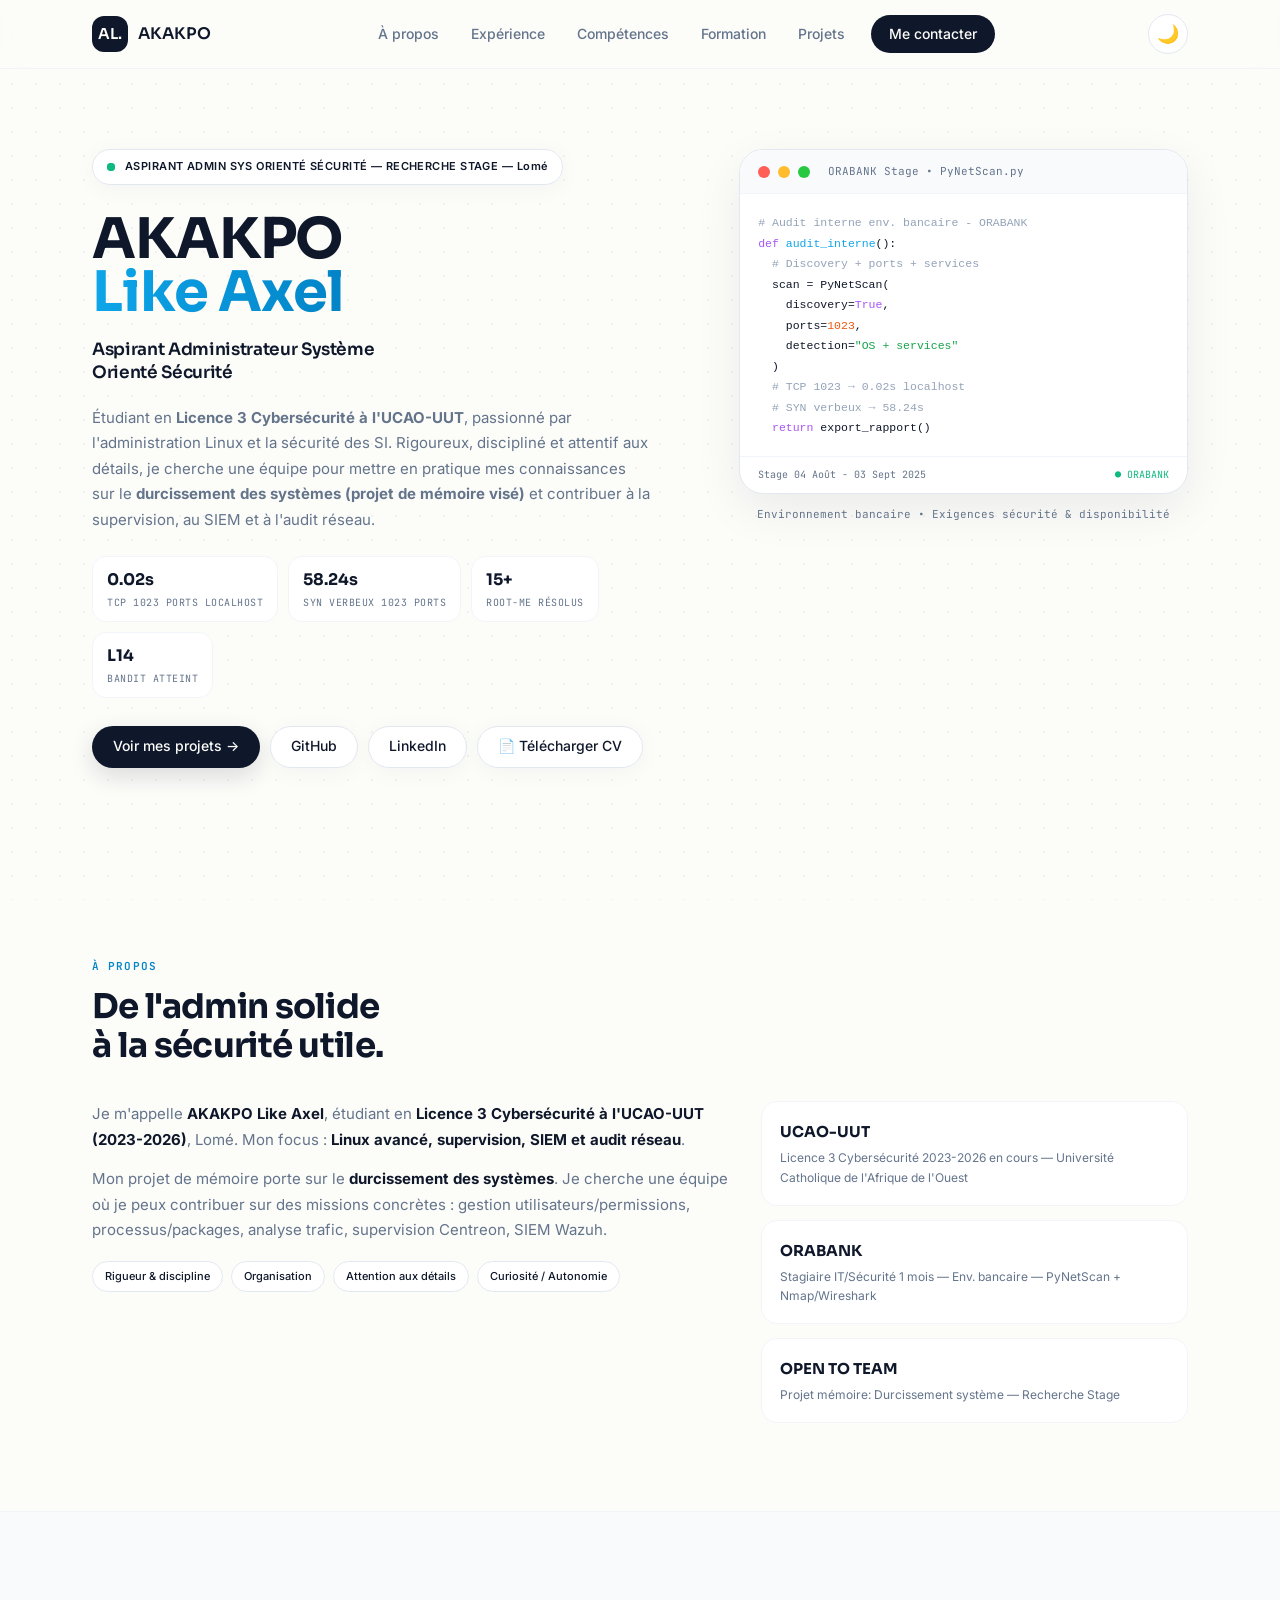
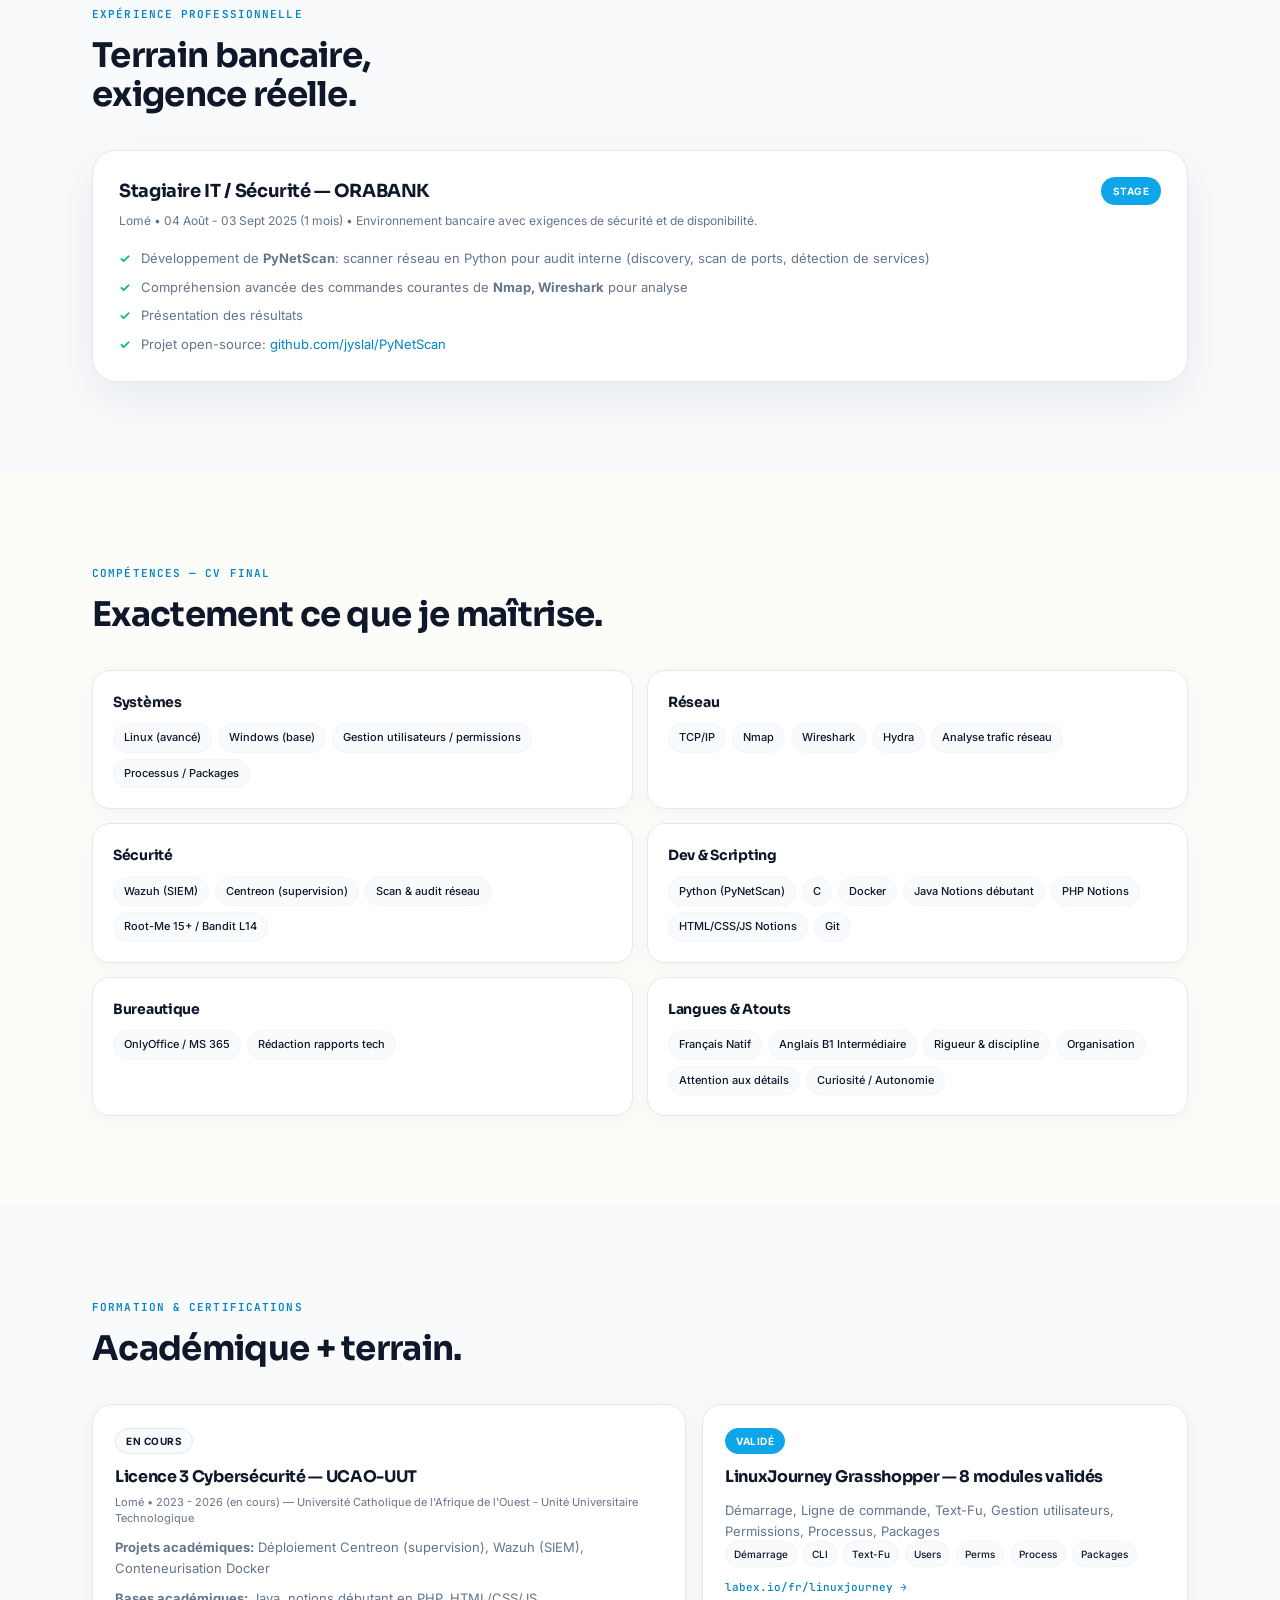
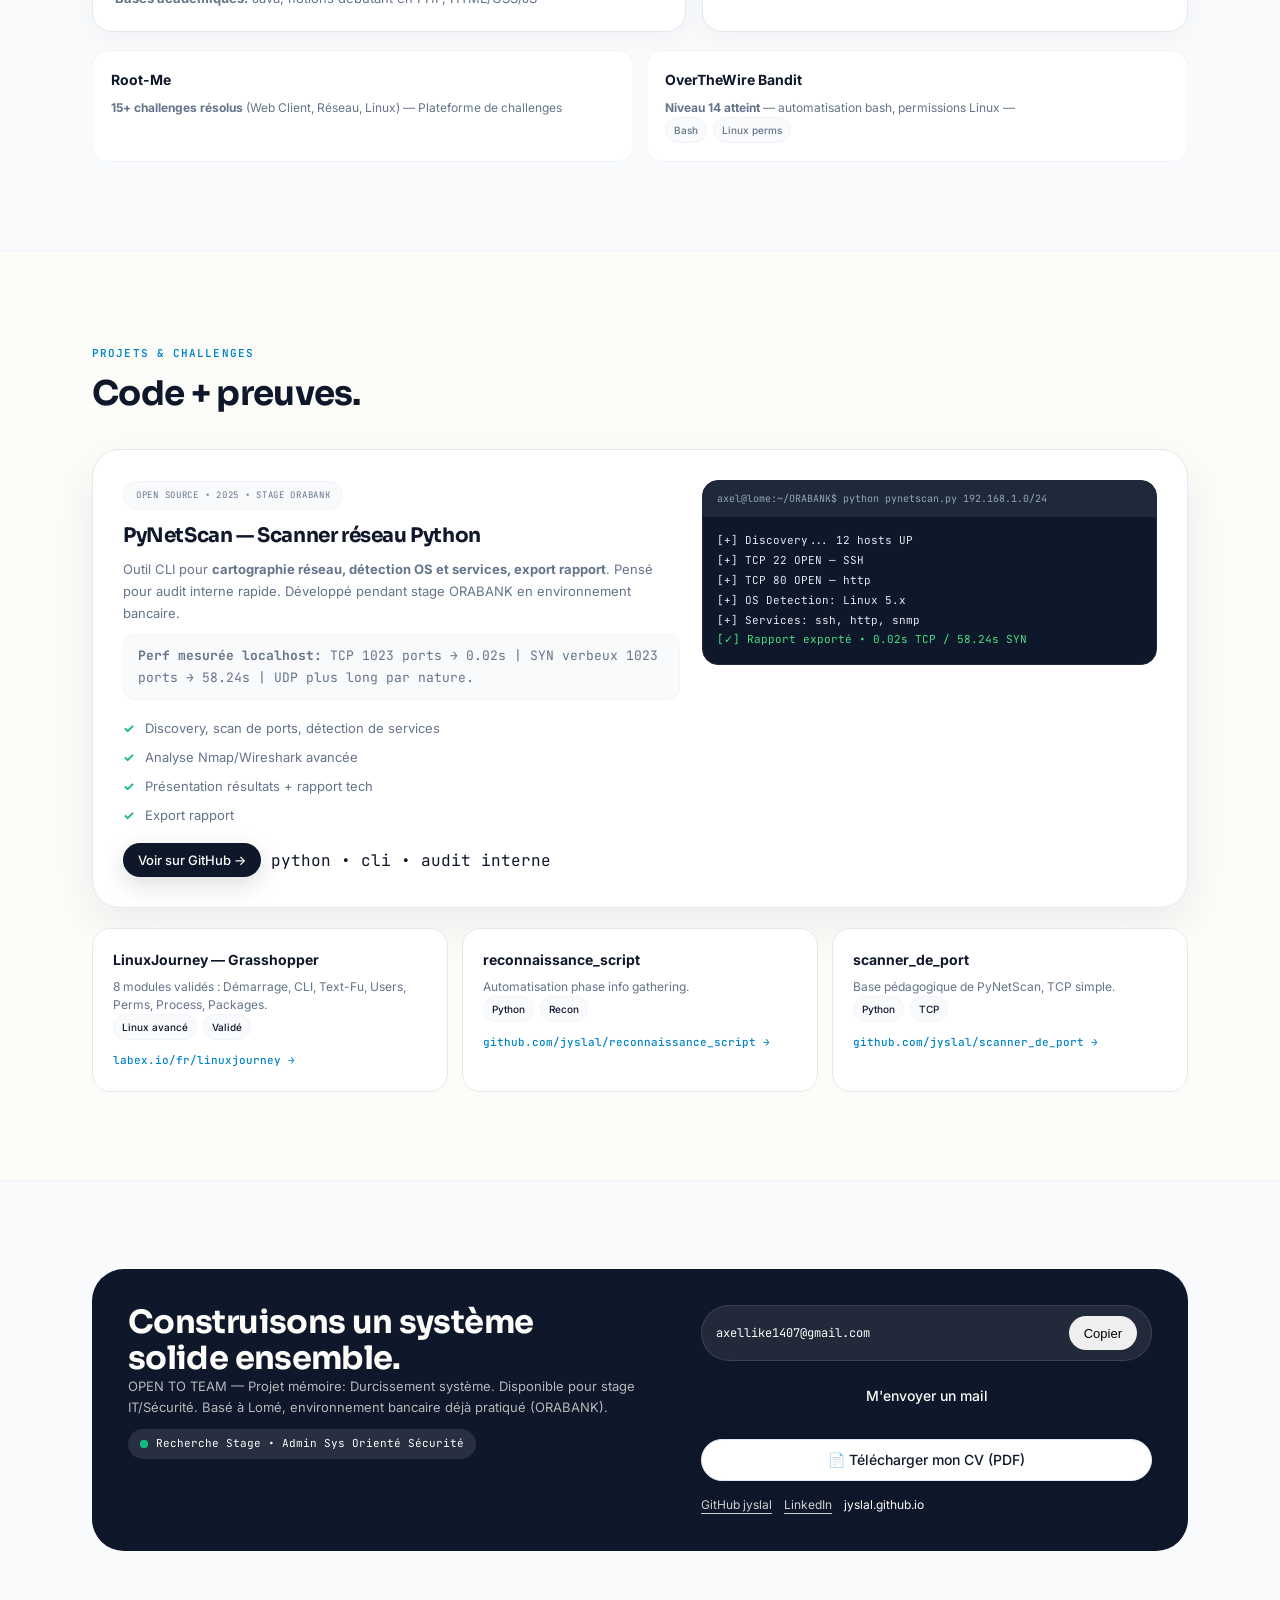
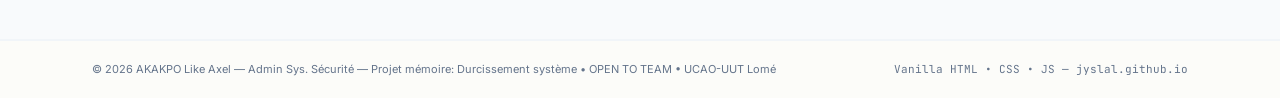
<file: index.html>
<!DOCTYPE html>
<html lang="fr">
<head>
<meta charset="UTF-8">
<meta name="viewport" content="width=device-width, initial-scale=1.0">
<title>AKAKPO Like Axel — Aspirant Administrateur Système Orienté Sécurité — Recherche Stage | Lomé</title>
<meta name="description" content="Étudiant en Licence 3 Cybersécurité à l'UCAO-UUT, Lomé. Aspirant Administrateur Système orienté Sécurité, recherche stage. Linux avancé, Wazuh, Centreon, PyNetScan (TCP 1023 ports en 0.02s). Projet mémoire: Durcissement système.">
<link rel="canonical" href="https://jyslal.github.io/">
<meta property="og:title" content="AKAKPO Like Axel — Admin Système Orienté Sécurité — Recherche Stage">
<meta property="og:description" content="Licence 3 Cybersécurité UCAO-UUT, Stagiaire ORABANK, PyNetScan, Wazuh, Centreon, LinuxJourney Grasshopper 8 modules, Root-Me 15+, Bandit L14.">
<meta property="og:url" content="https://jyslal.github.io/">
<meta property="og:type" content="website">
<meta property="og:locale" content="fr_FR">
<meta name="twitter:card" content="summary">
<meta name="twitter:title" content="AKAKPO Like Axel — Portfolio">
<meta name="twitter:description" content="Aspirant Admin Sys Sécurité — Recherche Stage — Lomé — Durcissement système">
<link rel="preconnect" href="https://fonts.googleapis.com">
<link rel="preconnect" href="https://fonts.gstatic.com" crossorigin>
<link href="https://fonts.googleapis.com/css2?family=Sora:wght@500;700&family=Inter:wght@400;500;600&family=JetBrains+Mono:wght@400;500&display=swap" rel="stylesheet">
<link rel="stylesheet" href="./style.css">
<script type="application/ld+json">
{
  "@context": "https://schema.org",
  "@type": "Person",
  "name": "AKAKPO Like Axel",
  "jobTitle": "Aspirant Administrateur Système Orienté Sécurité — Recherche Stage",
  "affiliation": {"@type": "CollegeOrUniversity", "name": "UCAO-UUT"},
  "address": {"@type": "PostalAddress", "addressLocality": "Lomé", "addressCountry": "TG"},
  "url": "https://jyslal.github.io/",
  "sameAs": ["https://github.com/jyslal", "https://www.linkedin.com/in/like-axel-akakpo-238b47381"],
  "knowsAbout": ["Linux", "Wazuh", "Centreon", "Python", "Nmap", "Wireshark", "Sécurité SI"]
}
</script>
</head>
<body>
<a class="skip-link" href="#main">Aller au contenu principal</a>
<div class="dot-grid" aria-hidden="true"></div>

<nav class="nav" id="nav">
  <div class="nav-inner">
    <a href="#" class="logo"><span class="logo-box">AL.</span><span class="logo-text">AKAKPO</span></a>
    <div class="nav-links" id="navLinks">
      <a href="#about">À propos</a>
      <a href="#experience">Expérience</a>
      <a href="#competences">Compétences</a>
      <a href="#formation">Formation</a>
      <a href="#projets">Projets</a>
      <a href="#contact" class="btn-small">Me contacter</a>
    </div>
    <div class="nav-actions">
      <button id="themeToggle" class="theme-toggle" aria-label="Changer de thème">🌙</button>
      <button class="burger" id="burger" aria-label="Ouvrir le menu" aria-expanded="false" aria-controls="navLinks"><span></span><span></span><span></span></button>
    </div>
  </div>
</nav>

<main id="main">
<section class="hero">
  <div class="container hero-grid">
    <div class="hero-text">
      <div class="badge reveal"><span class="dot-live"></span> ASPIRANT ADMIN SYS ORIENTÉ SÉCURITÉ — RECHERCHE STAGE — Lomé</div>
      <h1 class="reveal d1">AKAKPO<br><span class="accent">Like Axel</span></h1>
      <h2 class="reveal d2">Aspirant Administrateur Système<br>Orienté Sécurité</h2>
      <p class="lead reveal d3">Étudiant en <strong>Licence 3 Cybersécurité à l'UCAO-UUT</strong>, passionné par l'administration Linux et la sécurité des SI. Rigoureux, discipliné et attentif aux détails, je cherche une équipe pour mettre en pratique mes connaissances sur le <strong>durcissement des systèmes (projet de mémoire visé)</strong> et contribuer à la supervision, au SIEM et à l'audit réseau.</p>
      <div class="metrics reveal d3">
        <div class="metric"><strong>0.02s</strong><span>TCP 1023 ports localhost</span></div>
        <div class="metric"><strong>58.24s</strong><span>SYN verbeux 1023 ports</span></div>
        <div class="metric"><strong>15+</strong><span>Root-Me résolus</span></div>
        <div class="metric"><strong>L14</strong><span>Bandit atteint</span></div>
      </div>
      <div class="cta reveal d4">
        <a href="#projets" class="btn primary">Voir mes projets →</a>
        <a href="https://github.com/jyslal" target="_blank" rel="noopener" class="btn ghost">GitHub</a>
        <a href="https://www.linkedin.com/in/like-axel-akakpo-238b47381" target="_blank" rel="noopener" class="btn ghost">LinkedIn</a>
        <a href="CV.pdf" download="CV-AKAKPO-Like-Axel.pdf" class="btn ghost" id="downloadCvBtn">📄 Télécharger CV</a>
      </div>
    </div>
    <div class="hero-card reveal d3">
      <div class="code-card">
        <div class="code-head"><span class="c r"></span><span class="c y"></span><span class="c g"></span><span class="code-title">ORABANK Stage • PyNetScan.py</span></div>
<pre><code><span class="cmt"># Audit interne env. bancaire - ORABANK</span>
<span class="k">def</span> <span class="fn">audit_interne</span>():
  <span class="cmt"># Discovery + ports + services</span>
  scan = PyNetScan(
    discovery=<span class="k">True</span>,
    ports=<span class="num">1023</span>,
    detection=<span class="str">"OS + services"</span>
  )
  <span class="cmt"># TCP 1023 → 0.02s localhost</span>
  <span class="cmt"># SYN verbeux → 58.24s</span>
  <span class="k">return</span> export_rapport()</code></pre>
        <div class="code-foot"><span>Stage 04 Août - 03 Sept 2025</span><span class="live">● ORABANK</span></div>
      </div>
      <div class="float-note">Environnement bancaire • Exigences sécurité & disponibilité</div>
    </div>
  </div>
</section>

<section id="about" class="section">
  <div class="container">
    <div class="section-head reveal"><span class="eyebrow">À propos</span><h3>De l'admin solide<br>à la sécurité utile.</h3></div>
    <div class="about-grid">
      <div class="about-text reveal">
        <p>Je m'appelle <strong>AKAKPO Like Axel</strong>, étudiant en <strong>Licence 3 Cybersécurité à l'UCAO-UUT (2023-2026)</strong>, Lomé. Mon focus : <strong>Linux avancé, supervision, SIEM et audit réseau</strong>.</p>
        <p>Mon projet de mémoire porte sur le <strong>durcissement des systèmes</strong>. Je cherche une équipe où je peux contribuer sur des missions concrètes : gestion utilisateurs/permissions, processus/packages, analyse trafic, supervision Centreon, SIEM Wazuh.</p>
        <div class="about-pills"><span>Rigueur & discipline</span><span>Organisation</span><span>Attention aux détails</span><span>Curiosité / Autonomie</span></div>
      </div>
      <div class="about-stats reveal d1">
        <div class="stat"><strong>UCAO-UUT</strong><p>Licence 3 Cybersécurité 2023-2026 en cours — Université Catholique de l'Afrique de l'Ouest</p></div>
        <div class="stat"><strong>ORABANK</strong><p>Stagiaire IT/Sécurité 1 mois — Env. bancaire — PyNetScan + Nmap/Wireshark</p></div>
        <div class="stat"><strong>OPEN TO TEAM</strong><p>Projet mémoire: Durcissement système — Recherche Stage</p></div>
      </div>
    </div>
  </div>
</section>

<section id="experience" class="section alt">
  <div class="container">
    <div class="section-head reveal"><span class="eyebrow">Expérience Professionnelle</span><h3>Terrain bancaire,<br>exigence réelle.</h3></div>
    <div class="exp-card reveal">
      <div class="exp-head">
        <div><h4>Stagiaire IT / Sécurité — ORABANK</h4><span class="exp-meta">Lomé • 04 Août - 03 Sept 2025 (1 mois) • Environnement bancaire avec exigences de sécurité et de disponibilité.</span></div>
        <span class="badge-stage">STAGE</span>
      </div>
      <ul class="check-list">
        <li>Développement de <strong>PyNetScan</strong>: scanner réseau en Python pour audit interne (discovery, scan de ports, détection de services)</li>
        <li>Compréhension avancée des commandes courantes de <strong>Nmap, Wireshark</strong> pour analyse</li>
        <li>Présentation des résultats</li>
        <li>Projet open-source: <a href="https://github.com/jyslal/PyNetScan" target="_blank" rel="noopener">github.com/jyslal/PyNetScan</a></li>
      </ul>
    </div>
  </div>
</section>

<section id="competences" class="section">
  <div class="container">
    <div class="section-head reveal"><span class="eyebrow">Compétences — CV Final</span><h3>Exactement ce que je maîtrise.</h3></div>
    <div class="skills-grid">
      <div class="skill-card reveal"><h4>Systèmes</h4><div class="pills"><span>Linux (avancé)</span><span>Windows (base)</span><span>Gestion utilisateurs / permissions</span><span>Processus / Packages</span></div></div>
      <div class="skill-card reveal d1"><h4>Réseau</h4><div class="pills"><span>TCP/IP</span><span>Nmap</span><span>Wireshark</span><span>Hydra</span><span>Analyse trafic réseau</span></div></div>
      <div class="skill-card reveal d2"><h4>Sécurité</h4><div class="pills"><span>Wazuh (SIEM)</span><span>Centreon (supervision)</span><span>Scan & audit réseau</span><span>Root-Me 15+ / Bandit L14</span></div></div>
      <div class="skill-card reveal d3"><h4>Dev & Scripting</h4><div class="pills"><span>Python (PyNetScan)</span><span>C</span><span>Docker</span><span>Java Notions débutant</span><span>PHP Notions</span><span>HTML/CSS/JS Notions</span><span>Git</span></div></div>
      <div class="skill-card reveal"><h4>Bureautique</h4><div class="pills"><span>OnlyOffice / MS 365</span><span>Rédaction rapports tech</span></div></div>
      <div class="skill-card reveal d1"><h4>Langues & Atouts</h4><div class="pills"><span>Français Natif</span><span>Anglais B1 Intermédiaire</span><span>Rigueur & discipline</span><span>Organisation</span><span>Attention aux détails</span><span>Curiosité / Autonomie</span></div></div>
    </div>
  </div>
</section>

<section id="formation" class="section alt">
  <div class="container">
    <div class="section-head reveal"><span class="eyebrow">Formation & Certifications</span><h3>Académique + terrain.</h3></div>
    <div class="formation-grid">
      <div class="formation-card reveal">
        <span class="f-badge">EN COURS</span>
        <h4>Licence 3 Cybersécurité — UCAO-UUT</h4>
        <span class="f-meta">Lomé • 2023 - 2026 (en cours) — Université Catholique de l'Afrique de l'Ouest - Unité Universitaire Technologique</span>
        <p><strong>Projets académiques:</strong> Déploiement Centreon (supervision), Wazuh (SIEM), Conteneurisation Docker</p>
        <p><strong>Bases académiques:</strong> Java, notions débutant en PHP, HTML/CSS/JS</p>
      </div>
      <div class="cert-card reveal d1">
        <span class="f-badge valid">VALIDÉ</span>
        <h4>LinuxJourney Grasshopper — 8 modules validés</h4>
        <p>Démarrage, Ligne de commande, Text-Fu, Gestion utilisateurs, Permissions, Processus, Packages</p>
        <div class="pills small"><span>Démarrage</span><span>CLI</span><span>Text-Fu</span><span>Users</span><span>Perms</span><span>Process</span><span>Packages</span></div>
        <a href="https://labex.io/fr/linuxjourney" target="_blank" rel="noopener" class="link">labex.io/fr/linuxjourney →</a>
      </div>
    </div>
    <div class="challenges-grid reveal">
      <div class="challenge-card"><h5>Root-Me</h5><p><strong>15+ challenges résolus</strong> (Web Client, Réseau, Linux) — Plateforme de challenges</p></div>
      <div class="challenge-card"><h5>OverTheWire Bandit</h5><p><strong>Niveau 14 atteint</strong> — automatisation bash, permissions Linux — <span class="pills small"><span>Bash</span><span>Linux perms</span></span></p></div>
    </div>
  </div>
</section>

<section id="projets" class="section">
  <div class="container">
    <div class="section-head reveal"><span class="eyebrow">Projets & Challenges</span><h3>Code + preuves.</h3></div>
    <div class="project-featured reveal">
      <div class="pf-left">
        <div class="pf-badge">OPEN SOURCE • 2025 • STAGE ORABANK</div>
        <h4>PyNetScan — Scanner réseau Python</h4>
        <p>Outil CLI pour <strong>cartographie réseau, détection OS et services, export rapport</strong>. Pensé pour audit interne rapide. Développé pendant stage ORABANK en environnement bancaire.</p>
        <p class="perf"><strong>Perf mesurée localhost:</strong> TCP 1023 ports → 0.02s | SYN verbeux 1023 ports → 58.24s | UDP plus long par nature.</p>
        <ul class="check-list"><li>Discovery, scan de ports, détection de services</li><li>Analyse Nmap/Wireshark avancée</li><li>Présentation résultats + rapport tech</li><li>Export rapport</li></ul>
        <div class="pf-links"><a href="https://github.com/jyslal/PyNetScan" target="_blank" rel="noopener" class="btn primary small">Voir sur GitHub →</a><span class="mono">python • cli • audit interne</span></div>
      </div>
      <div class="pf-right">
        <div class="terminal"><div class="term-head">axel@lome:~/ORABANK$ python pynetscan.py 192.168.1.0/24</div><div class="term-body">[+] Discovery... 12 hosts UP<br>[+] TCP 22 OPEN — SSH<br>[+] TCP 80 OPEN — http<br>[+] OS Detection: Linux 5.x<br>[+] Services: ssh, http, snmp<br><span class="success">[✓] Rapport exporté • 0.02s TCP / 58.24s SYN</span></div></div>
      </div>
    </div>
    <div class="projects-grid">
      <a href="https://labex.io/fr/linuxjourney" target="_blank" rel="noopener" class="project-card reveal"><h5>LinuxJourney — Grasshopper</h5><p>8 modules validés : Démarrage, CLI, Text-Fu, Users, Perms, Process, Packages.</p><div class="pills small"><span>Linux avancé</span><span>Validé</span></div><span class="link">labex.io/fr/linuxjourney →</span></a>
      <a href="https://github.com/jyslal/reconnaissance_script" target="_blank" rel="noopener" class="project-card reveal d1"><h5>reconnaissance_script</h5><p>Automatisation phase info gathering.</p><div class="pills small"><span>Python</span><span>Recon</span></div><span class="link">github.com/jyslal/reconnaissance_script →</span></a>
      <a href="https://github.com/jyslal/scanner_de_port" target="_blank" rel="noopener" class="project-card reveal d2"><h5>scanner_de_port</h5><p>Base pédagogique de PyNetScan, TCP simple.</p><div class="pills small"><span>Python</span><span>TCP</span></div><span class="link">github.com/jyslal/scanner_de_port →</span></a>
    </div>
  </div>
</section>

<section id="contact" class="section alt contact-section">
  <div class="container">
    <div class="contact-card reveal">
      <div>
        <h3>Construisons un système<br>solide ensemble.</h3>
        <p>OPEN TO TEAM — Projet mémoire: Durcissement système. Disponible pour stage IT/Sécurité. Basé à Lomé, environnement bancaire déjà pratiqué (ORABANK).</p>
        <div class="open-to"><span class="dot-live"></span> Recherche Stage • Admin Sys Orienté Sécurité</div>
      </div>
      <div class="contact-actions">
        <div class="email-row"><span id="emailText">Chargement...</span><button id="copyBtn" class="btn small">Copier</button></div>
        <a id="mailLink" href="#" class="btn primary">M'envoyer un mail</a>
        <a href="CV.pdf" download="CV-AKAKPO-Like-Axel.pdf" class="btn ghost" style="width:100%;margin-top:8px">📄 Télécharger mon CV (PDF)</a>
        <div class="socials"><a href="https://github.com/jyslal" target="_blank" rel="noopener">GitHub jyslal</a><a href="https://www.linkedin.com/in/like-axel-akakpo-238b47381" target="_blank" rel="noopener">LinkedIn</a><span id="phoneText">jyslal.github.io</span></div>
      </div>
    </div>
  </div>
</section>
</main>

<footer class="footer"><div class="container foot-inner"><span>© 2026 AKAKPO Like Axel — Admin Sys. Sécurité — Projet mémoire: Durcissement système • OPEN TO TEAM • UCAO-UUT Lomé</span><span class="mono">Vanilla HTML • CSS • JS — jyslal.github.io</span></div></footer>
<div class="toast" id="toast" role="status" aria-live="polite">Email copié !</div>
<script src="./script.js"></script>
</body>
</html>
</file>
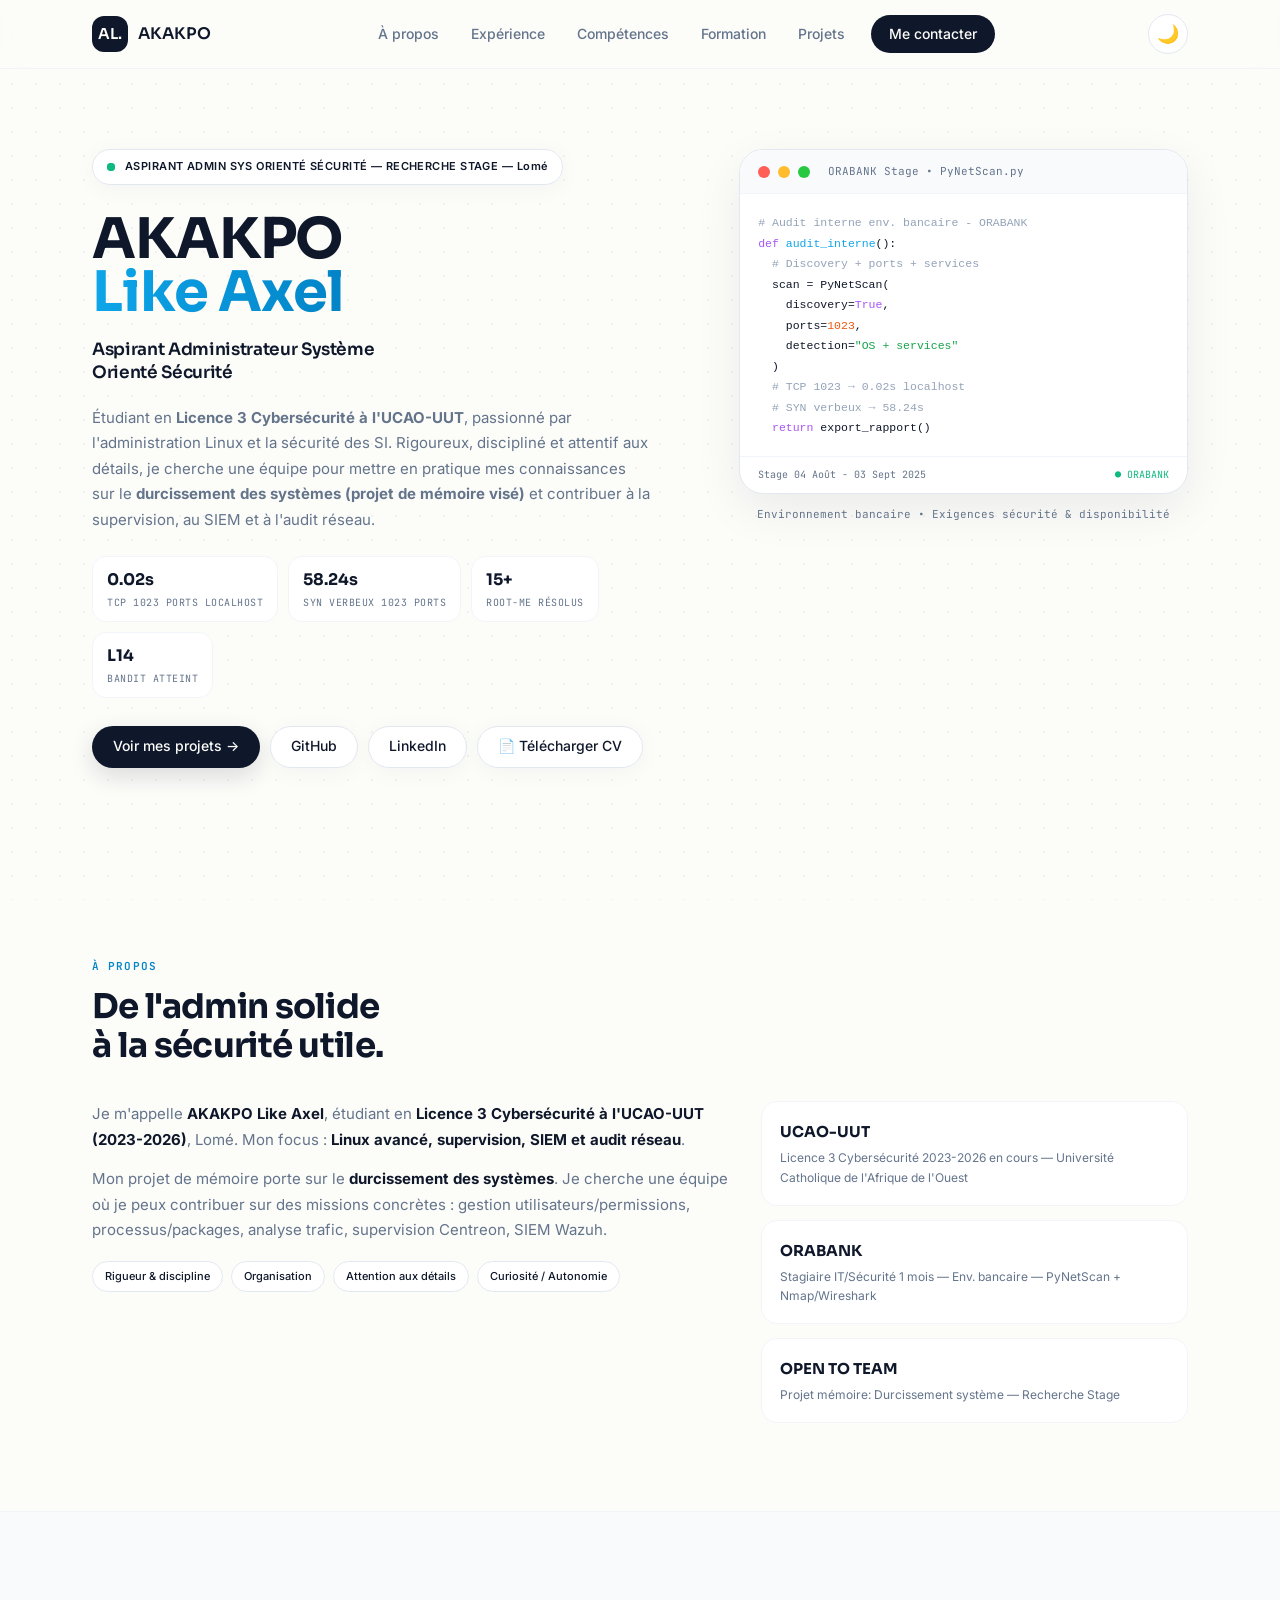
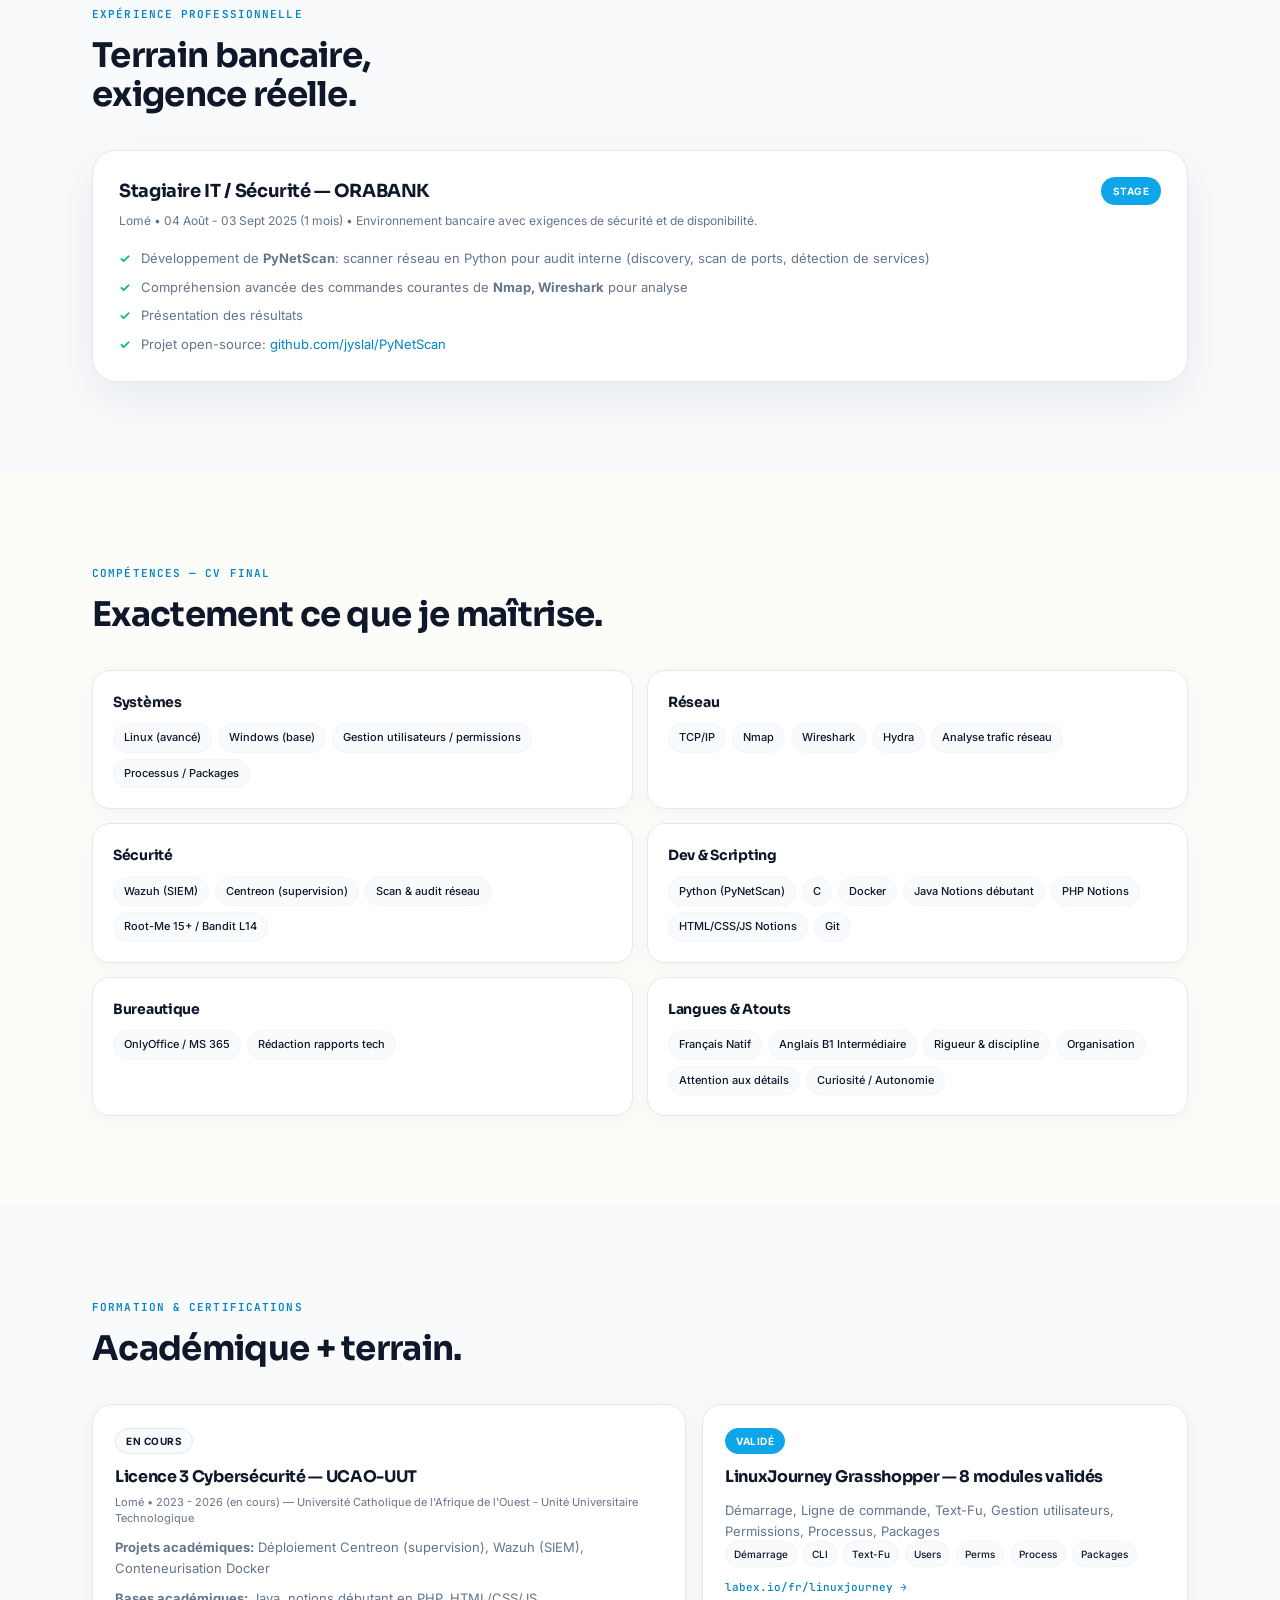
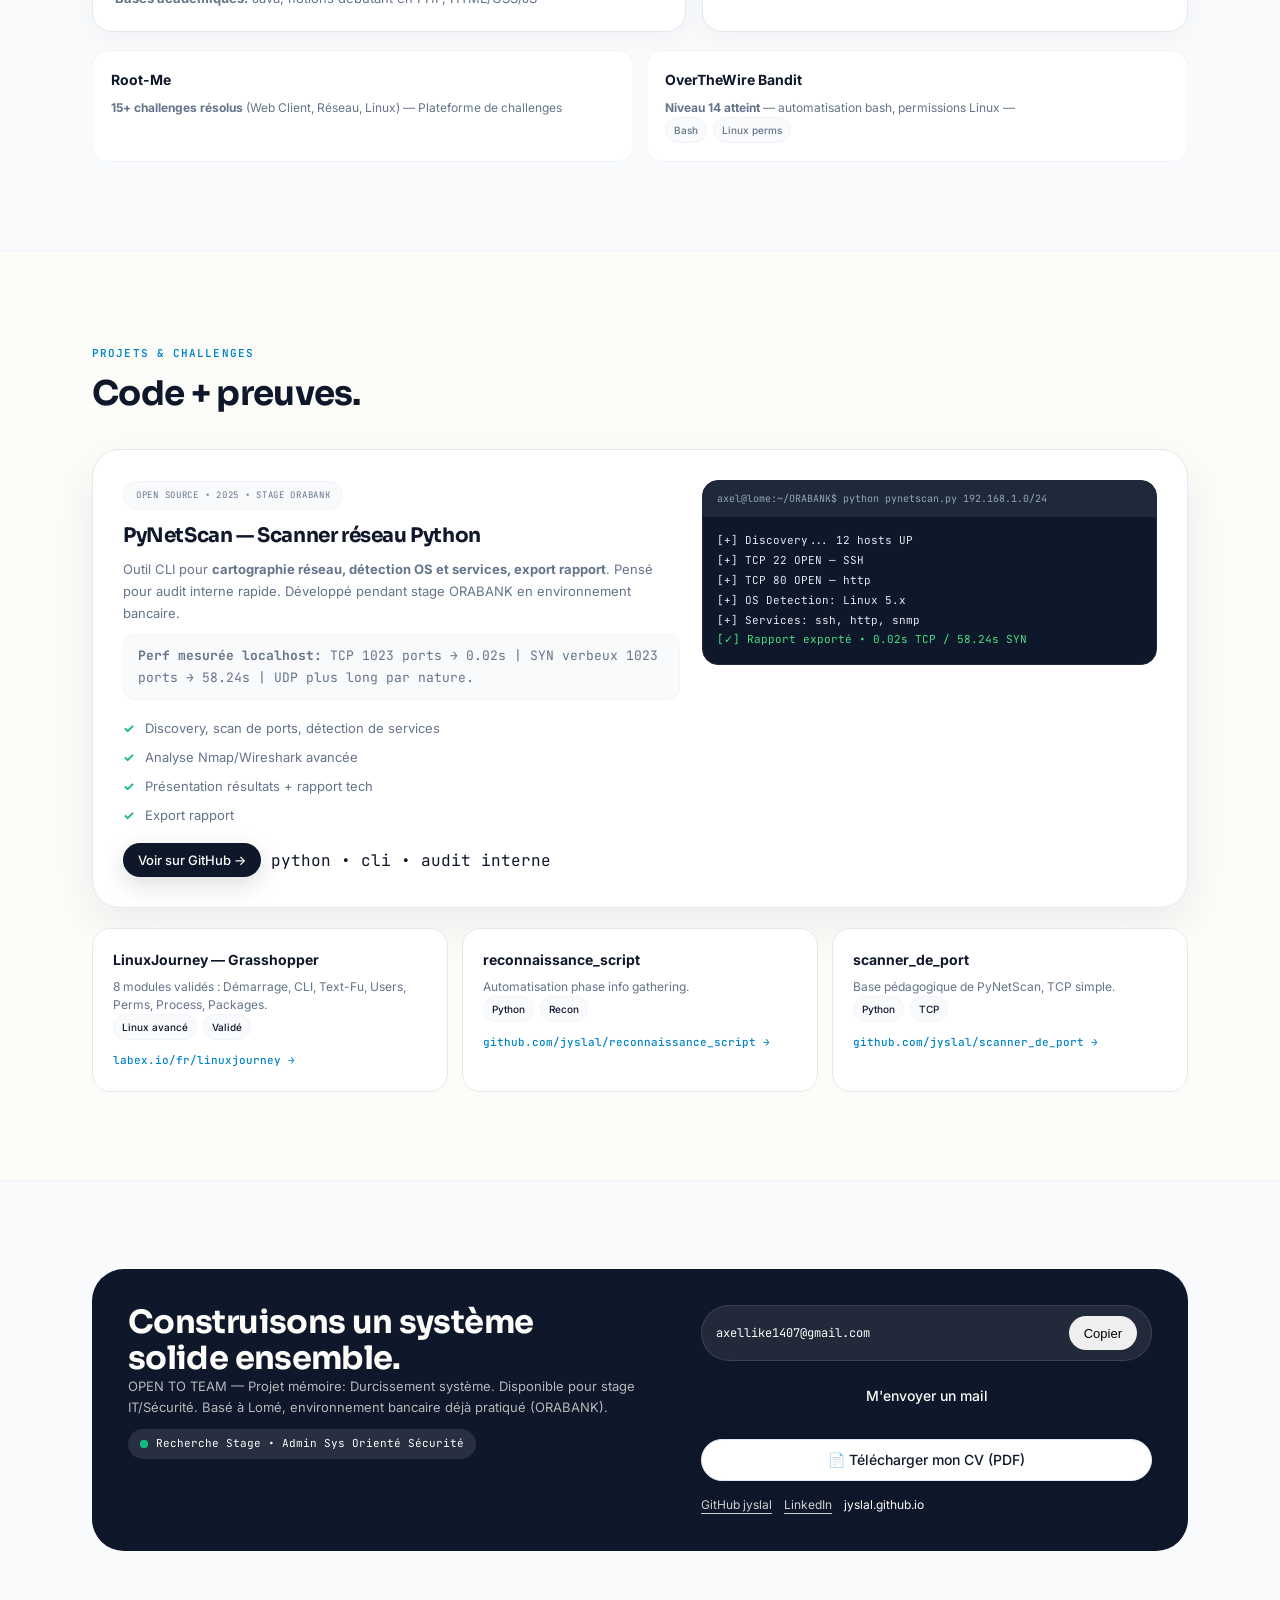
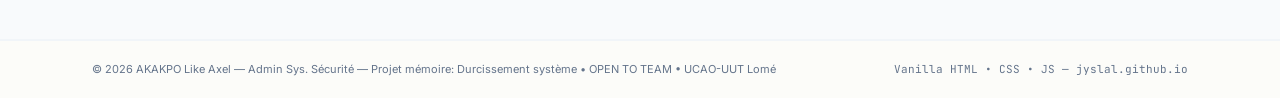
<file: portfolio-complet-single-file.html>
<!DOCTYPE html>
<html lang="fr">
<head>
<meta charset="UTF-8">
<meta name="viewport" content="width=device-width, initial-scale=1.0">
<title>AKAKPO Like Axel — Aspirant Administrateur Système Orienté Sécurité — Recherche Stage | Lomé</title>
<meta name="description" content="Étudiant en Licence 3 Cybersécurité à l'UCAO-UUT, Lomé. Aspirant Administrateur Système orienté Sécurité, recherche stage. Linux avancé, Wazuh, Centreon, PyNetScan (TCP 1023 ports en 0.02s). Projet mémoire: Durcissement système.">
<link rel="canonical" href="https://jyslal.github.io/">
<meta property="og:title" content="AKAKPO Like Axel — Admin Système Orienté Sécurité — Recherche Stage">
<meta property="og:description" content="Licence 3 Cybersécurité UCAO-UUT, Stagiaire ORABANK, PyNetScan, Wazuh, Centreon, LinuxJourney Grasshopper 8 modules, Root-Me 15+, Bandit L14.">
<meta property="og:url" content="https://jyslal.github.io/">
<meta property="og:type" content="website">
<meta property="og:locale" content="fr_FR">
<meta name="twitter:card" content="summary">
<meta name="twitter:title" content="AKAKPO Like Axel — Portfolio">
<meta name="twitter:description" content="Aspirant Admin Sys Sécurité — Recherche Stage — Lomé — Durcissement système">
<link rel="preconnect" href="https://fonts.googleapis.com">
<link rel="preconnect" href="https://fonts.gstatic.com" crossorigin>
<link href="https://fonts.googleapis.com/css2?family=Sora:wght@500;700&family=Inter:wght@400;500;600&family=JetBrains+Mono:wght@400;500&display=swap" rel="stylesheet">
<style>
/* Portfolio Axel V3 - CV Final - Vanilla Pure */
:root{
  --bg:#FCFCF9;--bg-soft:#FFFFFF;--bg-alt:#F8FAFC;--text:#0F172A;--muted:#64748B;--muted-2:#94A3B8;--border:#E2E8F0;--border-soft:#F1F5F9;--accent:#0EA5E9;--accent-2:#0284C7;--shadow:0 4px 24px rgba(15,23,42,0.04);--shadow-lg:0 16px 48px rgba(15,23,42,0.07);
}
[data-theme="dark"]{
  --bg:#0B1120;--bg-soft:#111A2E;--bg-alt:#151F37;--text:#F1F5F9;--muted:#94A3B8;--muted-2:#64748B;--border:#1E2A44;--border-soft:#162032;--shadow:0 4px 24px rgba(0,0,0,0.2);--shadow-lg:0 16px 48px rgba(0,0,0,0.3);
}
*{box-sizing:border-box;margin:0;padding:0}
html{scroll-behavior:smooth}
body{font-family:'Inter',system-ui,sans-serif;background:var(--bg);color:var(--text);-webkit-font-smoothing:antialiased;line-height:1.6;overflow-x:hidden}
h1,h2,h3,h4{font-family:'Sora',sans-serif;letter-spacing:-0.02em}
.mono{font-family:'JetBrains Mono',monospace}
.skip-link{position:absolute;left:-9999px;top:auto;width:1px;height:1px;overflow:hidden}
.skip-link:focus{left:16px;top:16px;width:auto;height:auto;padding:10px 16px;background:var(--text);color:var(--bg);border-radius:999px;z-index:1000}
.dot-grid{position:fixed;inset:0;pointer-events:none;z-index:-1;background-image:radial-gradient(rgba(15,23,42,0.06) 1px, transparent 1px);background-size:24px 24px;opacity:0.8}
[data-theme="dark"] .dot-grid{background-image:radial-gradient(rgba(255,255,255,0.06) 1px, transparent 1px)}
.container{max-width:1160px;margin:0 auto;padding:0 24px}
@media(min-width:768px){.container{padding:0 32px}}
.nav{position:sticky;top:0;z-index:40;backdrop-filter:blur(20px);background:rgba(252,252,249,0.8);border-bottom:1px solid var(--border-soft)}
[data-theme="dark"] .nav{background:rgba(11,17,32,0.8)}
.nav-inner{max-width:1160px;margin:0 auto;padding:0 24px;height:68px;display:flex;align-items:center;justify-content:space-between}
@media(min-width:768px){.nav-inner{padding:0 32px}}
.logo{display:flex;align-items:center;gap:10px;text-decoration:none;color:var(--text);font-family:'Sora';font-weight:600}
.logo-box{width:36px;height:36px;border-radius:12px;background:var(--text);color:var(--bg);display:grid;place-items:center;font-size:15px}
.nav-links{display:flex;align-items:center;gap:4px}
.nav-links a{padding:8px 14px;border-radius:999px;text-decoration:none;font-size:14px;font-weight:500;color:var(--muted);transition:all .2s}
.nav-links a:hover{color:var(--text);background:rgba(255,255,255,0.6)}
.nav-links .btn-small{margin-left:8px;background:var(--text);color:var(--bg);padding:8px 18px;border-radius:999px}
.nav-actions{display:flex;align-items:center;gap:12px}
.theme-toggle{width:40px;height:40px;border-radius:999px;border:1px solid var(--border);background:var(--bg-soft);cursor:pointer;font-size:18px;display:grid;place-items:center}
.burger{display:none;width:40px;height:40px;border-radius:999px;border:1px solid var(--border);background:var(--bg-soft);cursor:pointer;flex-direction:column;align-items:center;justify-content:center;gap:4px}
.burger span{width:18px;height:2px;background:var(--text);border-radius:2px;display:block}
@media(max-width:900px){
  .nav-links{position:fixed;inset:68px 0 0 0;background:var(--bg);flex-direction:column;align-items:stretch;padding:24px;gap:8px;transform:translateX(100%);transition:transform .3s cubic-bezier(0.16,1,0.3,1);border-top:1px solid var(--border-soft)}
  .nav-links.open{transform:translateX(0)}
  .nav-links a{padding:14px 18px;background:var(--bg-soft);border:1px solid var(--border-soft);border-radius:14px;font-size:15px}
  .burger{display:flex}
}
.hero{padding:56px 0 64px}
@media(min-width:768px){.hero{padding:80px 0 96px}}
.hero-grid{display:grid;gap:40px}
@media(min-width:900px){.hero-grid{grid-template-columns:1.15fr 0.85fr;align-items:start}}
.badge{display:inline-flex;align-items:center;gap:10px;padding:8px 14px;border-radius:999px;background:var(--bg-soft);border:1px solid var(--border);box-shadow:var(--shadow);font-size:11px;font-weight:600;letter-spacing:0.04em}
.dot-live{position:relative;width:8px;height:8px;border-radius:50%;background:#10B981}
.dot-live::after{content:'';position:absolute;inset:0;border-radius:50%;background:#10B981;animation:ping 1.5s cubic-bezier(0,0,0.2,1) infinite}
@keyframes ping{75%,100%{transform:scale(2);opacity:0}}
.hero h1{margin-top:28px;font-size:40px;line-height:0.95;font-weight:700}
@media(min-width:768px){.hero h1{font-size:56px}}
.accent{background:linear-gradient(90deg,var(--accent),var(--accent-2));-webkit-background-clip:text;-webkit-text-fill-color:transparent}
.hero h2{margin-top:20px;font-size:17px;line-height:1.35;font-weight:600}
.lead{margin-top:20px;font-size:15px;line-height:1.7;color:var(--muted);max-width:560px}
.metrics{margin-top:24px;display:flex;flex-wrap:wrap;gap:10px}
.metric{display:flex;flex-direction:column;gap:2px;padding:10px 14px;border-radius:14px;background:var(--bg-soft);border:1px solid var(--border-soft);min-width:110px}
.metric strong{font-family:'Sora';font-size:16px}
.metric span{font-size:10px;color:var(--muted);font-family:'JetBrains Mono';text-transform:uppercase;letter-spacing:0.05em}
.cta{margin-top:28px;display:flex;flex-wrap:wrap;gap:10px}
.btn{display:inline-flex;align-items:center;justify-content:center;height:42px;padding:0 20px;border-radius:999px;font-size:14px;font-weight:500;text-decoration:none;cursor:pointer;border:1px solid transparent;transition:all .2s}
.btn.primary{background:var(--text);color:var(--bg);box-shadow:0 8px 24px rgba(15,23,42,0.14)}
.btn.primary:hover{transform:translateY(-1px)}
.btn.ghost{background:var(--bg-soft);border-color:var(--border);color:var(--text);box-shadow:var(--shadow)}
.btn.ghost:hover{border-color:var(--text)}
.btn.small{height:34px;padding:0 14px;font-size:13px}
.code-card{border-radius:24px;background:var(--bg-soft);border:1px solid var(--border);box-shadow:var(--shadow-lg);overflow:hidden}
.code-head{height:44px;padding:0 18px;display:flex;align-items:center;gap:8px;border-bottom:1px solid var(--border-soft);background:var(--bg-alt)}
.code-head .c{width:12px;height:12px;border-radius:50%}.r{background:#FF5F57}.y{background:#FFBD2E}.g{background:#28C840}
.code-title{margin-left:10px;font-family:'JetBrains Mono';font-size:11px;color:var(--muted)}
.code-card pre{padding:18px;font-family:'JetBrains Mono';font-size:11.5px;line-height:1.7;overflow-x:auto}
.k{color:#A855F7}.fn{color:var(--accent)}.str{color:#16A34A}.num{color:#EA580C}.cmt{color:var(--muted-2)}
.code-foot{display:flex;justify-content:space-between;padding:10px 18px;border-top:1px solid var(--border-soft);font-family:'JetBrains Mono';font-size:10px;color:var(--muted)}
.live{color:#10B981}
.float-note{margin-top:12px;font-size:11px;color:var(--muted);font-family:'JetBrains Mono';text-align:center}
.section{padding:64px 0}
@media(min-width:768px){.section{padding:88px 0}}
.section.alt{background:var(--bg-alt);border-top:1px solid var(--border-soft);border-bottom:1px solid var(--border-soft)}
.section-head{margin-bottom:36px}
.eyebrow{font-family:'JetBrains Mono';font-size:11px;letter-spacing:0.1em;text-transform:uppercase;color:var(--accent-2);font-weight:600}
.section-head h3{margin-top:10px;font-size:28px;line-height:1.15;font-weight:700}
@media(min-width:768px){.section-head h3{font-size:34px}}
.about-grid{display:grid;gap:28px}
@media(min-width:768px){.about-grid{grid-template-columns:1.2fr 0.8fr}}
.about-text p{margin-bottom:14px;color:var(--muted);font-size:15px;line-height:1.7}
.about-text strong{color:var(--text)}
.about-pills{display:flex;flex-wrap:wrap;gap:8px;margin-top:18px}
.about-pills span{padding:6px 12px;border-radius:999px;background:var(--bg-soft);border:1px solid var(--border);font-size:11px;font-weight:500}
.about-stats{display:grid;gap:14px}
.stat{padding:18px;border-radius:16px;background:var(--bg-soft);border:1px solid var(--border-soft)}
.stat strong{font-family:'Sora';font-size:15px;display:block}
.stat p{font-size:12px;color:var(--muted);margin-top:4px}
.exp-card{padding:26px;border-radius:24px;background:var(--bg-soft);border:1px solid var(--border);box-shadow:var(--shadow-lg)}
.exp-head{display:flex;justify-content:space-between;gap:16px;align-items:start}
.exp-head h4{font-size:18px}
.exp-meta{display:block;margin-top:6px;font-size:12px;color:var(--muted);line-height:1.5}
.badge-stage{padding:6px 12px;border-radius:999px;background:#0EA5E9;color:white;font-size:10px;font-weight:700;letter-spacing:0.05em;white-space:nowrap}
.check-list{margin-top:18px;list-style:none;display:grid;gap:8px}
.check-list li{position:relative;padding-left:22px;font-size:13px;color:var(--muted);line-height:1.6}
.check-list li::before{content:'✓';position:absolute;left:0;top:0;color:#10B981;font-weight:700}
.check-list li a{color:var(--accent-2);text-decoration:none}
.check-list li a:hover{text-decoration:underline}
.skills-grid{display:grid;gap:14px}
@media(min-width:600px){.skills-grid{grid-template-columns:repeat(2,1fr)}}
.skill-card{padding:20px;border-radius:18px;background:var(--bg-soft);border:1px solid var(--border);box-shadow:var(--shadow)}
.skill-card h4{font-size:14px;margin-bottom:10px}
.pills{display:flex;flex-wrap:wrap;gap:6px}
.pills span{padding:5px 10px;border-radius:999px;background:var(--bg-alt);border:1px solid var(--border-soft);font-size:11px;font-weight:500}
.pills.small span{font-size:10px;padding:4px 8px}
.formation-grid{display:grid;gap:16px}
@media(min-width:800px){.formation-grid{grid-template-columns:1.1fr 0.9fr}}
.formation-card,.cert-card{padding:22px;border-radius:20px;background:var(--bg-soft);border:1px solid var(--border);box-shadow:var(--shadow)}
.f-badge{display:inline-block;padding:4px 10px;border-radius:999px;font-size:10px;font-weight:700;letter-spacing:0.05em;background:var(--bg-alt);border:1px solid var(--border);margin-bottom:10px}
.f-badge.valid{background:#0EA5E9;color:white;border-color:#0EA5E9}
.formation-card h4,.cert-card h4{font-size:16px}
.f-meta{display:block;margin-top:4px;font-size:11px;color:var(--muted);line-height:1.5}
.formation-card p,.cert-card p{margin-top:10px;font-size:13px;color:var(--muted);line-height:1.6}
.link{display:inline-block;margin-top:12px;font-family:'JetBrains Mono';font-size:11px;color:var(--accent-2);text-decoration:none;font-weight:500}
.challenges-grid{margin-top:18px;display:grid;gap:12px}
@media(min-width:600px){.challenges-grid{grid-template-columns:repeat(2,1fr)}}
.challenge-card{padding:18px;border-radius:16px;background:var(--bg-soft);border:1px solid var(--border-soft)}
.challenge-card h5{font-size:14px}
.challenge-card p{margin-top:6px;font-size:12px;color:var(--muted);line-height:1.6}
.project-featured{display:grid;gap:22px;padding:26px;border-radius:28px;background:var(--bg-soft);border:1px solid var(--border);box-shadow:var(--shadow-lg)}
@media(min-width:900px){.project-featured{grid-template-columns:1.1fr 0.9fr;padding:30px}}
.pf-badge{display:inline-block;padding:6px 12px;border-radius:999px;background:var(--bg-alt);border:1px solid var(--border-soft);font-family:'JetBrains Mono';font-size:9px;letter-spacing:0.08em;text-transform:uppercase;color:var(--muted)}
.project-featured h4{margin-top:14px;font-size:20px;line-height:1.2}
.project-featured p{margin-top:10px;color:var(--muted);font-size:13px;line-height:1.7}
.perf{margin-top:10px;padding:10px 14px;border-radius:12px;background:var(--bg-alt);border:1px solid var(--border-soft);font-family:'JetBrains Mono';font-size:11px}
.pf-links{margin-top:18px;display:flex;flex-wrap:wrap;align-items:center;gap:10px}
.terminal{border-radius:16px;overflow:hidden;background:#0F172A;color:#E2E8F0;border:1px solid #1E293B;font-family:'JetBrains Mono';font-size:11px}
.term-head{padding:10px 14px;background:#1E293B;font-size:10px;color:#94A3B8;white-space:nowrap;overflow:hidden;text-overflow:ellipsis}
.term-body{padding:14px;line-height:1.8}
.term-body .success{color:#4ADE80}
.projects-grid{margin-top:20px;display:grid;gap:14px}
@media(min-width:700px){.projects-grid{grid-template-columns:repeat(3,1fr)}}
.project-card{display:block;padding:20px;border-radius:18px;background:var(--bg-soft);border:1px solid var(--border);text-decoration:none;color:inherit;transition:all .2s}
.project-card:hover{border-color:var(--text);transform:translateY(-2px);box-shadow:var(--shadow-lg)}
.project-card h5{font-size:14px}
.project-card p{margin-top:6px;font-size:12px;color:var(--muted);line-height:1.5}
.project-card .link{margin-top:12px}
.contact-card{padding:28px;border-radius:32px;background:var(--text);color:var(--bg);display:grid;gap:22px}
@media(min-width:800px){.contact-card{grid-template-columns:1.1fr 0.9fr;padding:36px}}
[data-theme="dark"] .contact-card{background:var(--bg-soft);border:1px solid var(--border)}
.contact-card h3{font-size:26px;line-height:1.1}
@media(min-width:768px){.contact-card h3{font-size:32px}}
.contact-card p{color:rgba(252,252,249,0.7);font-size:13px;line-height:1.6}
[data-theme="dark"] .contact-card p{color:var(--muted)}
.open-to{margin-top:12px;display:inline-flex;align-items:center;gap:8px;padding:6px 12px;border-radius:999px;background:rgba(255,255,255,0.1);font-size:11px;font-family:'JetBrains Mono'}
.contact-actions{display:grid;gap:14px}
.email-row{display:flex;align-items:center;justify-content:space-between;padding:10px 14px;border-radius:999px;background:rgba(255,255,255,0.08);border:1px solid rgba(255,255,255,0.12)}
[data-theme="dark"] .email-row{background:var(--bg-alt);border-color:var(--border)}
.email-row span{font-family:'JetBrains Mono';font-size:12px;word-break:break-all}
.socials{display:flex;flex-wrap:wrap;gap:12px;font-size:12px}
.socials a{color:inherit;text-decoration:underline;text-underline-offset:4px;opacity:0.8}
.socials a:hover{opacity:1}
.footer{padding:20px 0;border-top:1px solid var(--border-soft)}
.foot-inner{display:flex;flex-wrap:wrap;justify-content:space-between;gap:10px;font-size:11px;color:var(--muted)}
.toast{position:fixed;left:50%;bottom:22px;transform:translateX(-50%) translateY(20px);padding:10px 18px;border-radius:999px;background:var(--text);color:var(--bg);font-size:12px;font-weight:500;opacity:0;pointer-events:none;transition:all .3s;z-index:100}
.toast.show{opacity:1;transform:translateX(-50%) translateY(0)}
.reveal{opacity:0;transform:translateY(16px);transition:opacity .6s cubic-bezier(0.16,1,0.3,1),transform .6s cubic-bezier(0.16,1,0.3,1)}
.reveal.is-visible{opacity:1;transform:translateY(0)}
.d1{transition-delay:80ms}.d2{transition-delay:160ms}.d3{transition-delay:240ms}.d4{transition-delay:320ms}
:focus-visible{outline:2px solid var(--accent);outline-offset:2px}

</style>
<script type="application/ld+json">
{
  "@context": "https://schema.org",
  "@type": "Person",
  "name": "AKAKPO Like Axel",
  "jobTitle": "Aspirant Administrateur Système Orienté Sécurité — Recherche Stage",
  "affiliation": {"@type": "CollegeOrUniversity", "name": "UCAO-UUT"},
  "address": {"@type": "PostalAddress", "addressLocality": "Lomé", "addressCountry": "TG"},
  "url": "https://jyslal.github.io/",
  "sameAs": ["https://github.com/jyslal", "https://www.linkedin.com/in/like-axel-akakpo-238b47381"],
  "knowsAbout": ["Linux", "Wazuh", "Centreon", "Python", "Nmap", "Wireshark", "Sécurité SI"]
}
</script>
</head>
<body>
<a class="skip-link" href="#main">Aller au contenu principal</a>
<div class="dot-grid" aria-hidden="true"></div>

<nav class="nav" id="nav">
  <div class="nav-inner">
    <a href="#" class="logo"><span class="logo-box">AL.</span><span class="logo-text">AKAKPO</span></a>
    <div class="nav-links" id="navLinks">
      <a href="#about">À propos</a>
      <a href="#experience">Expérience</a>
      <a href="#competences">Compétences</a>
      <a href="#formation">Formation</a>
      <a href="#projets">Projets</a>
      <a href="#contact" class="btn-small">Me contacter</a>
    </div>
    <div class="nav-actions">
      <button id="themeToggle" class="theme-toggle" aria-label="Changer de thème">🌙</button>
      <button class="burger" id="burger" aria-label="Ouvrir le menu" aria-expanded="false" aria-controls="navLinks"><span></span><span></span><span></span></button>
    </div>
  </div>
</nav>

<main id="main">
<section class="hero">
  <div class="container hero-grid">
    <div class="hero-text">
      <div class="badge reveal"><span class="dot-live"></span> ASPIRANT ADMIN SYS ORIENTÉ SÉCURITÉ — RECHERCHE STAGE — Lomé</div>
      <h1 class="reveal d1">AKAKPO<br><span class="accent">Like Axel</span></h1>
      <h2 class="reveal d2">Aspirant Administrateur Système<br>Orienté Sécurité</h2>
      <p class="lead reveal d3">Étudiant en <strong>Licence 3 Cybersécurité à l'UCAO-UUT</strong>, passionné par l'administration Linux et la sécurité des SI. Rigoureux, discipliné et attentif aux détails, je cherche une équipe pour mettre en pratique mes connaissances sur le <strong>durcissement des systèmes (projet de mémoire visé)</strong> et contribuer à la supervision, au SIEM et à l'audit réseau.</p>
      <div class="metrics reveal d3">
        <div class="metric"><strong>0.02s</strong><span>TCP 1023 ports localhost</span></div>
        <div class="metric"><strong>58.24s</strong><span>SYN verbeux 1023 ports</span></div>
        <div class="metric"><strong>15+</strong><span>Root-Me résolus</span></div>
        <div class="metric"><strong>L14</strong><span>Bandit atteint</span></div>
      </div>
      <div class="cta reveal d4">
        <a href="#projets" class="btn primary">Voir mes projets →</a>
        <a href="https://github.com/jyslal" target="_blank" rel="noopener" class="btn ghost">GitHub</a>
        <a href="https://www.linkedin.com/in/like-axel-akakpo-238b47381" target="_blank" rel="noopener" class="btn ghost">LinkedIn</a>
        <a href="CV.pdf" download="CV-AKAKPO-Like-Axel.pdf" class="btn ghost" id="downloadCvBtn">📄 Télécharger CV</a>
      </div>
    </div>
    <div class="hero-card reveal d3">
      <div class="code-card">
        <div class="code-head"><span class="c r"></span><span class="c y"></span><span class="c g"></span><span class="code-title">ORABANK Stage • PyNetScan.py</span></div>
<pre><code><span class="cmt"># Audit interne env. bancaire - ORABANK</span>
<span class="k">def</span> <span class="fn">audit_interne</span>():
  <span class="cmt"># Discovery + ports + services</span>
  scan = PyNetScan(
    discovery=<span class="k">True</span>,
    ports=<span class="num">1023</span>,
    detection=<span class="str">"OS + services"</span>
  )
  <span class="cmt"># TCP 1023 → 0.02s localhost</span>
  <span class="cmt"># SYN verbeux → 58.24s</span>
  <span class="k">return</span> export_rapport()</code></pre>
        <div class="code-foot"><span>Stage 04 Août - 03 Sept 2025</span><span class="live">● ORABANK</span></div>
      </div>
      <div class="float-note">Environnement bancaire • Exigences sécurité & disponibilité</div>
    </div>
  </div>
</section>

<section id="about" class="section">
  <div class="container">
    <div class="section-head reveal"><span class="eyebrow">À propos</span><h3>De l'admin solide<br>à la sécurité utile.</h3></div>
    <div class="about-grid">
      <div class="about-text reveal">
        <p>Je m'appelle <strong>AKAKPO Like Axel</strong>, étudiant en <strong>Licence 3 Cybersécurité à l'UCAO-UUT (2023-2026)</strong>, Lomé. Mon focus : <strong>Linux avancé, supervision, SIEM et audit réseau</strong>.</p>
        <p>Mon projet de mémoire porte sur le <strong>durcissement des systèmes</strong>. Je cherche une équipe où je peux contribuer sur des missions concrètes : gestion utilisateurs/permissions, processus/packages, analyse trafic, supervision Centreon, SIEM Wazuh.</p>
        <div class="about-pills"><span>Rigueur & discipline</span><span>Organisation</span><span>Attention aux détails</span><span>Curiosité / Autonomie</span></div>
      </div>
      <div class="about-stats reveal d1">
        <div class="stat"><strong>UCAO-UUT</strong><p>Licence 3 Cybersécurité 2023-2026 en cours — Université Catholique de l'Afrique de l'Ouest</p></div>
        <div class="stat"><strong>ORABANK</strong><p>Stagiaire IT/Sécurité 1 mois — Env. bancaire — PyNetScan + Nmap/Wireshark</p></div>
        <div class="stat"><strong>OPEN TO TEAM</strong><p>Projet mémoire: Durcissement système — Recherche Stage</p></div>
      </div>
    </div>
  </div>
</section>

<section id="experience" class="section alt">
  <div class="container">
    <div class="section-head reveal"><span class="eyebrow">Expérience Professionnelle</span><h3>Terrain bancaire,<br>exigence réelle.</h3></div>
    <div class="exp-card reveal">
      <div class="exp-head">
        <div><h4>Stagiaire IT / Sécurité — ORABANK</h4><span class="exp-meta">Lomé • 04 Août - 03 Sept 2025 (1 mois) • Environnement bancaire avec exigences de sécurité et de disponibilité.</span></div>
        <span class="badge-stage">STAGE</span>
      </div>
      <ul class="check-list">
        <li>Développement de <strong>PyNetScan</strong>: scanner réseau en Python pour audit interne (discovery, scan de ports, détection de services)</li>
        <li>Compréhension avancée des commandes courantes de <strong>Nmap, Wireshark</strong> pour analyse</li>
        <li>Présentation des résultats</li>
        <li>Projet open-source: <a href="https://github.com/jyslal/PyNetScan" target="_blank" rel="noopener">github.com/jyslal/PyNetScan</a></li>
      </ul>
    </div>
  </div>
</section>

<section id="competences" class="section">
  <div class="container">
    <div class="section-head reveal"><span class="eyebrow">Compétences — CV Final</span><h3>Exactement ce que je maîtrise.</h3></div>
    <div class="skills-grid">
      <div class="skill-card reveal"><h4>Systèmes</h4><div class="pills"><span>Linux (avancé)</span><span>Windows (base)</span><span>Gestion utilisateurs / permissions</span><span>Processus / Packages</span></div></div>
      <div class="skill-card reveal d1"><h4>Réseau</h4><div class="pills"><span>TCP/IP</span><span>Nmap</span><span>Wireshark</span><span>Hydra</span><span>Analyse trafic réseau</span></div></div>
      <div class="skill-card reveal d2"><h4>Sécurité</h4><div class="pills"><span>Wazuh (SIEM)</span><span>Centreon (supervision)</span><span>Scan & audit réseau</span><span>Root-Me 15+ / Bandit L14</span></div></div>
      <div class="skill-card reveal d3"><h4>Dev & Scripting</h4><div class="pills"><span>Python (PyNetScan)</span><span>C</span><span>Docker</span><span>Java Notions débutant</span><span>PHP Notions</span><span>HTML/CSS/JS Notions</span><span>Git</span></div></div>
      <div class="skill-card reveal"><h4>Bureautique</h4><div class="pills"><span>OnlyOffice / MS 365</span><span>Rédaction rapports tech</span></div></div>
      <div class="skill-card reveal d1"><h4>Langues & Atouts</h4><div class="pills"><span>Français Natif</span><span>Anglais B1 Intermédiaire</span><span>Rigueur & discipline</span><span>Organisation</span><span>Attention aux détails</span><span>Curiosité / Autonomie</span></div></div>
    </div>
  </div>
</section>

<section id="formation" class="section alt">
  <div class="container">
    <div class="section-head reveal"><span class="eyebrow">Formation & Certifications</span><h3>Académique + terrain.</h3></div>
    <div class="formation-grid">
      <div class="formation-card reveal">
        <span class="f-badge">EN COURS</span>
        <h4>Licence 3 Cybersécurité — UCAO-UUT</h4>
        <span class="f-meta">Lomé • 2023 - 2026 (en cours) — Université Catholique de l'Afrique de l'Ouest - Unité Universitaire Technologique</span>
        <p><strong>Projets académiques:</strong> Déploiement Centreon (supervision), Wazuh (SIEM), Conteneurisation Docker</p>
        <p><strong>Bases académiques:</strong> Java, notions débutant en PHP, HTML/CSS/JS</p>
      </div>
      <div class="cert-card reveal d1">
        <span class="f-badge valid">VALIDÉ</span>
        <h4>LinuxJourney Grasshopper — 8 modules validés</h4>
        <p>Démarrage, Ligne de commande, Text-Fu, Gestion utilisateurs, Permissions, Processus, Packages</p>
        <div class="pills small"><span>Démarrage</span><span>CLI</span><span>Text-Fu</span><span>Users</span><span>Perms</span><span>Process</span><span>Packages</span></div>
        <a href="https://labex.io/fr/linuxjourney" target="_blank" rel="noopener" class="link">labex.io/fr/linuxjourney →</a>
      </div>
    </div>
    <div class="challenges-grid reveal">
      <div class="challenge-card"><h5>Root-Me</h5><p><strong>15+ challenges résolus</strong> (Web Client, Réseau, Linux) — Plateforme de challenges</p></div>
      <div class="challenge-card"><h5>OverTheWire Bandit</h5><p><strong>Niveau 14 atteint</strong> — automatisation bash, permissions Linux — <span class="pills small"><span>Bash</span><span>Linux perms</span></span></p></div>
    </div>
  </div>
</section>

<section id="projets" class="section">
  <div class="container">
    <div class="section-head reveal"><span class="eyebrow">Projets & Challenges</span><h3>Code + preuves.</h3></div>
    <div class="project-featured reveal">
      <div class="pf-left">
        <div class="pf-badge">OPEN SOURCE • 2025 • STAGE ORABANK</div>
        <h4>PyNetScan — Scanner réseau Python</h4>
        <p>Outil CLI pour <strong>cartographie réseau, détection OS et services, export rapport</strong>. Pensé pour audit interne rapide. Développé pendant stage ORABANK en environnement bancaire.</p>
        <p class="perf"><strong>Perf mesurée localhost:</strong> TCP 1023 ports → 0.02s | SYN verbeux 1023 ports → 58.24s | UDP plus long par nature.</p>
        <ul class="check-list"><li>Discovery, scan de ports, détection de services</li><li>Analyse Nmap/Wireshark avancée</li><li>Présentation résultats + rapport tech</li><li>Export rapport</li></ul>
        <div class="pf-links"><a href="https://github.com/jyslal/PyNetScan" target="_blank" rel="noopener" class="btn primary small">Voir sur GitHub →</a><span class="mono">python • cli • audit interne</span></div>
      </div>
      <div class="pf-right">
        <div class="terminal"><div class="term-head">axel@lome:~/ORABANK$ python pynetscan.py 192.168.1.0/24</div><div class="term-body">[+] Discovery... 12 hosts UP<br>[+] TCP 22 OPEN — SSH<br>[+] TCP 80 OPEN — http<br>[+] OS Detection: Linux 5.x<br>[+] Services: ssh, http, snmp<br><span class="success">[✓] Rapport exporté • 0.02s TCP / 58.24s SYN</span></div></div>
      </div>
    </div>
    <div class="projects-grid">
      <a href="https://labex.io/fr/linuxjourney" target="_blank" rel="noopener" class="project-card reveal"><h5>LinuxJourney — Grasshopper</h5><p>8 modules validés : Démarrage, CLI, Text-Fu, Users, Perms, Process, Packages.</p><div class="pills small"><span>Linux avancé</span><span>Validé</span></div><span class="link">labex.io/fr/linuxjourney →</span></a>
      <a href="https://github.com/jyslal/reconnaissance_script" target="_blank" rel="noopener" class="project-card reveal d1"><h5>reconnaissance_script</h5><p>Automatisation phase info gathering.</p><div class="pills small"><span>Python</span><span>Recon</span></div><span class="link">github.com/jyslal/reconnaissance_script →</span></a>
      <a href="https://github.com/jyslal/scanner_de_port" target="_blank" rel="noopener" class="project-card reveal d2"><h5>scanner_de_port</h5><p>Base pédagogique de PyNetScan, TCP simple.</p><div class="pills small"><span>Python</span><span>TCP</span></div><span class="link">github.com/jyslal/scanner_de_port →</span></a>
    </div>
  </div>
</section>

<section id="contact" class="section alt contact-section">
  <div class="container">
    <div class="contact-card reveal">
      <div>
        <h3>Construisons un système<br>solide ensemble.</h3>
        <p>OPEN TO TEAM — Projet mémoire: Durcissement système. Disponible pour stage IT/Sécurité. Basé à Lomé, environnement bancaire déjà pratiqué (ORABANK).</p>
        <div class="open-to"><span class="dot-live"></span> Recherche Stage • Admin Sys Orienté Sécurité</div>
      </div>
      <div class="contact-actions">
        <div class="email-row"><span id="emailText">Chargement...</span><button id="copyBtn" class="btn small">Copier</button></div>
        <a id="mailLink" href="#" class="btn primary">M'envoyer un mail</a>
        <a href="CV.pdf" download="CV-AKAKPO-Like-Axel.pdf" class="btn ghost" style="width:100%;margin-top:8px">📄 Télécharger mon CV (PDF)</a>
        <div class="socials"><a href="https://github.com/jyslal" target="_blank" rel="noopener">GitHub jyslal</a><a href="https://www.linkedin.com/in/like-axel-akakpo-238b47381" target="_blank" rel="noopener">LinkedIn</a><span id="phoneText">jyslal.github.io</span></div>
      </div>
    </div>
  </div>
</section>
</main>

<footer class="footer"><div class="container foot-inner"><span>© 2026 AKAKPO Like Axel — Admin Sys. Sécurité — Projet mémoire: Durcissement système • OPEN TO TEAM • UCAO-UUT Lomé</span><span class="mono">Vanilla HTML • CSS • JS — jyslal.github.io</span></div></footer>
<div class="toast" id="toast" role="status" aria-live="polite">Email copié !</div>
<script>
// Theme
const toggle = document.getElementById('themeToggle');
const html = document.documentElement;
const saved = localStorage.getItem('theme');
const prefersDark = window.matchMedia('(prefers-color-scheme: dark)').matches;
if (saved) html.setAttribute('data-theme', saved);
else if (prefersDark) html.setAttribute('data-theme', 'dark');
function updateIcon(){ const isDark = html.getAttribute('data-theme')==='dark'; if(toggle) toggle.textContent = isDark ? '☀️' : '🌙'; }
updateIcon();
if(toggle) toggle.addEventListener('click', ()=>{
  const isDark = html.getAttribute('data-theme')==='dark';
  const next = isDark ? 'light' : 'dark';
  html.setAttribute('data-theme', next);
  localStorage.setItem('theme', next);
  updateIcon();
});
// Mobile menu + focus trap
const burger = document.getElementById('burger');
const navLinks = document.getElementById('navLinks');
let lastFocused;
if(burger && navLinks){
  burger.addEventListener('click', ()=>{
    const open = navLinks.classList.toggle('open');
    burger.setAttribute('aria-expanded', open);
    if(open){ lastFocused=document.activeElement; const first=navLinks.querySelector('a'); if(first) first.focus(); document.body.style.overflow='hidden'; }
    else{ document.body.style.overflow=''; if(lastFocused) lastFocused.focus(); }
  });
}
document.addEventListener('keydown', (e)=>{
  if(!navLinks) return;
  if(e.key==='Escape' && navLinks.classList.contains('open')){ navLinks.classList.remove('open'); if(burger) burger.setAttribute('aria-expanded','false'); document.body.style.overflow=''; }
  if(e.key==='Tab' && navLinks.classList.contains('open')){
    const focusable = Array.from(navLinks.querySelectorAll('a, button'));
    if(!focusable.length) return;
    const first=focusable[0], last=focusable[focusable.length-1];
    if(e.shiftKey && document.activeElement===first){ e.preventDefault(); last.focus(); }
    else if(!e.shiftKey && document.activeElement===last){ e.preventDefault(); first.focus(); }
  }
});
// Reveal
const obs = new IntersectionObserver((entries)=>{ entries.forEach(en=>{ if(en.isIntersecting) en.target.classList.add('is-visible'); }); },{threshold:0.12});
document.querySelectorAll('.reveal').forEach(el=>obs.observe(el));
// Email obfuscation
const parts = ['axel','like','1407','@','gmail','.com'];
const email = parts.join('');
const emailText = document.getElementById('emailText');
const mailLink = document.getElementById('mailLink');
const copyBtn = document.getElementById('copyBtn');
const toast = document.getElementById('toast');
if(emailText) emailText.textContent = email;
if(mailLink) mailLink.href = 'mailto:'+email;
function showToast(m){ if(!toast) return; toast.textContent=m; toast.classList.add('show'); setTimeout(()=>toast.classList.remove('show'),2600); }
if(copyBtn) copyBtn.addEventListener('click', async ()=>{ try{ await navigator.clipboard.writeText(email); showToast('Email copié : '+email); }catch{ showToast(email); } });
// Smooth scroll
document.querySelectorAll('a[href^="#"]').forEach(a=>{
  a.addEventListener('click', e=>{
    const href = a.getAttribute('href');
    if(!href || href==='#') return;
    const id = href.slice(1);
    const target = document.getElementById(id);
    if(target){ e.preventDefault(); target.scrollIntoView({behavior:'smooth',block:'start'}); history.replaceState(null,'','#'+id); if(navLinks) navLinks.classList.remove('open'); if(burger) burger.setAttribute('aria-expanded','false'); document.body.style.overflow=''; }
  });
});


// Download CV tracking
const dlBtn = document.getElementById('downloadCvBtn');
if(dlBtn){
  dlBtn.addEventListener('click', ()=>{
    if(window.gtag) gtag('event','download_cv');
    showToast('Téléchargement CV en cours...');
  });
}

</script>
</body>
</html>
</file>
<file: style.css>
/* Portfolio Axel V3 - CV Final - Vanilla Pure */
:root{
  --bg:#FCFCF9;--bg-soft:#FFFFFF;--bg-alt:#F8FAFC;--text:#0F172A;--muted:#64748B;--muted-2:#94A3B8;--border:#E2E8F0;--border-soft:#F1F5F9;--accent:#0EA5E9;--accent-2:#0284C7;--shadow:0 4px 24px rgba(15,23,42,0.04);--shadow-lg:0 16px 48px rgba(15,23,42,0.07);
}
[data-theme="dark"]{
  --bg:#0B1120;--bg-soft:#111A2E;--bg-alt:#151F37;--text:#F1F5F9;--muted:#94A3B8;--muted-2:#64748B;--border:#1E2A44;--border-soft:#162032;--shadow:0 4px 24px rgba(0,0,0,0.2);--shadow-lg:0 16px 48px rgba(0,0,0,0.3);
}
*{box-sizing:border-box;margin:0;padding:0}
html{scroll-behavior:smooth}
body{font-family:'Inter',system-ui,sans-serif;background:var(--bg);color:var(--text);-webkit-font-smoothing:antialiased;line-height:1.6;overflow-x:hidden}
h1,h2,h3,h4{font-family:'Sora',sans-serif;letter-spacing:-0.02em}
.mono{font-family:'JetBrains Mono',monospace}
.skip-link{position:absolute;left:-9999px;top:auto;width:1px;height:1px;overflow:hidden}
.skip-link:focus{left:16px;top:16px;width:auto;height:auto;padding:10px 16px;background:var(--text);color:var(--bg);border-radius:999px;z-index:1000}
.dot-grid{position:fixed;inset:0;pointer-events:none;z-index:-1;background-image:radial-gradient(rgba(15,23,42,0.06) 1px, transparent 1px);background-size:24px 24px;opacity:0.8}
[data-theme="dark"] .dot-grid{background-image:radial-gradient(rgba(255,255,255,0.06) 1px, transparent 1px)}
.container{max-width:1160px;margin:0 auto;padding:0 24px}
@media(min-width:768px){.container{padding:0 32px}}
.nav{position:sticky;top:0;z-index:40;backdrop-filter:blur(20px);background:rgba(252,252,249,0.8);border-bottom:1px solid var(--border-soft)}
[data-theme="dark"] .nav{background:rgba(11,17,32,0.8)}
.nav-inner{max-width:1160px;margin:0 auto;padding:0 24px;height:68px;display:flex;align-items:center;justify-content:space-between}
@media(min-width:768px){.nav-inner{padding:0 32px}}
.logo{display:flex;align-items:center;gap:10px;text-decoration:none;color:var(--text);font-family:'Sora';font-weight:600}
.logo-box{width:36px;height:36px;border-radius:12px;background:var(--text);color:var(--bg);display:grid;place-items:center;font-size:15px}
.nav-links{display:flex;align-items:center;gap:4px}
.nav-links a{padding:8px 14px;border-radius:999px;text-decoration:none;font-size:14px;font-weight:500;color:var(--muted);transition:all .2s}
.nav-links a:hover{color:var(--text);background:rgba(255,255,255,0.6)}
.nav-links .btn-small{margin-left:8px;background:var(--text);color:var(--bg);padding:8px 18px;border-radius:999px}
.nav-actions{display:flex;align-items:center;gap:12px}
.theme-toggle{width:40px;height:40px;border-radius:999px;border:1px solid var(--border);background:var(--bg-soft);cursor:pointer;font-size:18px;display:grid;place-items:center}
.burger{display:none;width:40px;height:40px;border-radius:999px;border:1px solid var(--border);background:var(--bg-soft);cursor:pointer;flex-direction:column;align-items:center;justify-content:center;gap:4px}
.burger span{width:18px;height:2px;background:var(--text);border-radius:2px;display:block}
@media(max-width:900px){
  .nav-links{position:fixed;inset:68px 0 0 0;background:var(--bg);flex-direction:column;align-items:stretch;padding:24px;gap:8px;transform:translateX(100%);transition:transform .3s cubic-bezier(0.16,1,0.3,1);border-top:1px solid var(--border-soft)}
  .nav-links.open{transform:translateX(0)}
  .nav-links a{padding:14px 18px;background:var(--bg-soft);border:1px solid var(--border-soft);border-radius:14px;font-size:15px}
  .burger{display:flex}
}
.hero{padding:56px 0 64px}
@media(min-width:768px){.hero{padding:80px 0 96px}}
.hero-grid{display:grid;gap:40px}
@media(min-width:900px){.hero-grid{grid-template-columns:1.15fr 0.85fr;align-items:start}}
.badge{display:inline-flex;align-items:center;gap:10px;padding:8px 14px;border-radius:999px;background:var(--bg-soft);border:1px solid var(--border);box-shadow:var(--shadow);font-size:11px;font-weight:600;letter-spacing:0.04em}
.dot-live{position:relative;width:8px;height:8px;border-radius:50%;background:#10B981}
.dot-live::after{content:'';position:absolute;inset:0;border-radius:50%;background:#10B981;animation:ping 1.5s cubic-bezier(0,0,0.2,1) infinite}
@keyframes ping{75%,100%{transform:scale(2);opacity:0}}
.hero h1{margin-top:28px;font-size:40px;line-height:0.95;font-weight:700}
@media(min-width:768px){.hero h1{font-size:56px}}
.accent{background:linear-gradient(90deg,var(--accent),var(--accent-2));-webkit-background-clip:text;-webkit-text-fill-color:transparent}
.hero h2{margin-top:20px;font-size:17px;line-height:1.35;font-weight:600}
.lead{margin-top:20px;font-size:15px;line-height:1.7;color:var(--muted);max-width:560px}
.metrics{margin-top:24px;display:flex;flex-wrap:wrap;gap:10px}
.metric{display:flex;flex-direction:column;gap:2px;padding:10px 14px;border-radius:14px;background:var(--bg-soft);border:1px solid var(--border-soft);min-width:110px}
.metric strong{font-family:'Sora';font-size:16px}
.metric span{font-size:10px;color:var(--muted);font-family:'JetBrains Mono';text-transform:uppercase;letter-spacing:0.05em}
.cta{margin-top:28px;display:flex;flex-wrap:wrap;gap:10px}
.btn{display:inline-flex;align-items:center;justify-content:center;height:42px;padding:0 20px;border-radius:999px;font-size:14px;font-weight:500;text-decoration:none;cursor:pointer;border:1px solid transparent;transition:all .2s}
.btn.primary{background:var(--text);color:var(--bg);box-shadow:0 8px 24px rgba(15,23,42,0.14)}
.btn.primary:hover{transform:translateY(-1px)}
.btn.ghost{background:var(--bg-soft);border-color:var(--border);color:var(--text);box-shadow:var(--shadow)}
.btn.ghost:hover{border-color:var(--text)}
.btn.small{height:34px;padding:0 14px;font-size:13px}
.code-card{border-radius:24px;background:var(--bg-soft);border:1px solid var(--border);box-shadow:var(--shadow-lg);overflow:hidden}
.code-head{height:44px;padding:0 18px;display:flex;align-items:center;gap:8px;border-bottom:1px solid var(--border-soft);background:var(--bg-alt)}
.code-head .c{width:12px;height:12px;border-radius:50%}.r{background:#FF5F57}.y{background:#FFBD2E}.g{background:#28C840}
.code-title{margin-left:10px;font-family:'JetBrains Mono';font-size:11px;color:var(--muted)}
.code-card pre{padding:18px;font-family:'JetBrains Mono';font-size:11.5px;line-height:1.7;overflow-x:auto}
.k{color:#A855F7}.fn{color:var(--accent)}.str{color:#16A34A}.num{color:#EA580C}.cmt{color:var(--muted-2)}
.code-foot{display:flex;justify-content:space-between;padding:10px 18px;border-top:1px solid var(--border-soft);font-family:'JetBrains Mono';font-size:10px;color:var(--muted)}
.live{color:#10B981}
.float-note{margin-top:12px;font-size:11px;color:var(--muted);font-family:'JetBrains Mono';text-align:center}
.section{padding:64px 0}
@media(min-width:768px){.section{padding:88px 0}}
.section.alt{background:var(--bg-alt);border-top:1px solid var(--border-soft);border-bottom:1px solid var(--border-soft)}
.section-head{margin-bottom:36px}
.eyebrow{font-family:'JetBrains Mono';font-size:11px;letter-spacing:0.1em;text-transform:uppercase;color:var(--accent-2);font-weight:600}
.section-head h3{margin-top:10px;font-size:28px;line-height:1.15;font-weight:700}
@media(min-width:768px){.section-head h3{font-size:34px}}
.about-grid{display:grid;gap:28px}
@media(min-width:768px){.about-grid{grid-template-columns:1.2fr 0.8fr}}
.about-text p{margin-bottom:14px;color:var(--muted);font-size:15px;line-height:1.7}
.about-text strong{color:var(--text)}
.about-pills{display:flex;flex-wrap:wrap;gap:8px;margin-top:18px}
.about-pills span{padding:6px 12px;border-radius:999px;background:var(--bg-soft);border:1px solid var(--border);font-size:11px;font-weight:500}
.about-stats{display:grid;gap:14px}
.stat{padding:18px;border-radius:16px;background:var(--bg-soft);border:1px solid var(--border-soft)}
.stat strong{font-family:'Sora';font-size:15px;display:block}
.stat p{font-size:12px;color:var(--muted);margin-top:4px}
.exp-card{padding:26px;border-radius:24px;background:var(--bg-soft);border:1px solid var(--border);box-shadow:var(--shadow-lg)}
.exp-head{display:flex;justify-content:space-between;gap:16px;align-items:start}
.exp-head h4{font-size:18px}
.exp-meta{display:block;margin-top:6px;font-size:12px;color:var(--muted);line-height:1.5}
.badge-stage{padding:6px 12px;border-radius:999px;background:#0EA5E9;color:white;font-size:10px;font-weight:700;letter-spacing:0.05em;white-space:nowrap}
.check-list{margin-top:18px;list-style:none;display:grid;gap:8px}
.check-list li{position:relative;padding-left:22px;font-size:13px;color:var(--muted);line-height:1.6}
.check-list li::before{content:'✓';position:absolute;left:0;top:0;color:#10B981;font-weight:700}
.check-list li a{color:var(--accent-2);text-decoration:none}
.check-list li a:hover{text-decoration:underline}
.skills-grid{display:grid;gap:14px}
@media(min-width:600px){.skills-grid{grid-template-columns:repeat(2,1fr)}}
.skill-card{padding:20px;border-radius:18px;background:var(--bg-soft);border:1px solid var(--border);box-shadow:var(--shadow)}
.skill-card h4{font-size:14px;margin-bottom:10px}
.pills{display:flex;flex-wrap:wrap;gap:6px}
.pills span{padding:5px 10px;border-radius:999px;background:var(--bg-alt);border:1px solid var(--border-soft);font-size:11px;font-weight:500}
.pills.small span{font-size:10px;padding:4px 8px}
.formation-grid{display:grid;gap:16px}
@media(min-width:800px){.formation-grid{grid-template-columns:1.1fr 0.9fr}}
.formation-card,.cert-card{padding:22px;border-radius:20px;background:var(--bg-soft);border:1px solid var(--border);box-shadow:var(--shadow)}
.f-badge{display:inline-block;padding:4px 10px;border-radius:999px;font-size:10px;font-weight:700;letter-spacing:0.05em;background:var(--bg-alt);border:1px solid var(--border);margin-bottom:10px}
.f-badge.valid{background:#0EA5E9;color:white;border-color:#0EA5E9}
.formation-card h4,.cert-card h4{font-size:16px}
.f-meta{display:block;margin-top:4px;font-size:11px;color:var(--muted);line-height:1.5}
.formation-card p,.cert-card p{margin-top:10px;font-size:13px;color:var(--muted);line-height:1.6}
.link{display:inline-block;margin-top:12px;font-family:'JetBrains Mono';font-size:11px;color:var(--accent-2);text-decoration:none;font-weight:500}
.challenges-grid{margin-top:18px;display:grid;gap:12px}
@media(min-width:600px){.challenges-grid{grid-template-columns:repeat(2,1fr)}}
.challenge-card{padding:18px;border-radius:16px;background:var(--bg-soft);border:1px solid var(--border-soft)}
.challenge-card h5{font-size:14px}
.challenge-card p{margin-top:6px;font-size:12px;color:var(--muted);line-height:1.6}
.project-featured{display:grid;gap:22px;padding:26px;border-radius:28px;background:var(--bg-soft);border:1px solid var(--border);box-shadow:var(--shadow-lg)}
@media(min-width:900px){.project-featured{grid-template-columns:1.1fr 0.9fr;padding:30px}}
.pf-badge{display:inline-block;padding:6px 12px;border-radius:999px;background:var(--bg-alt);border:1px solid var(--border-soft);font-family:'JetBrains Mono';font-size:9px;letter-spacing:0.08em;text-transform:uppercase;color:var(--muted)}
.project-featured h4{margin-top:14px;font-size:20px;line-height:1.2}
.project-featured p{margin-top:10px;color:var(--muted);font-size:13px;line-height:1.7}
.perf{margin-top:10px;padding:10px 14px;border-radius:12px;background:var(--bg-alt);border:1px solid var(--border-soft);font-family:'JetBrains Mono';font-size:11px}
.pf-links{margin-top:18px;display:flex;flex-wrap:wrap;align-items:center;gap:10px}
.terminal{border-radius:16px;overflow:hidden;background:#0F172A;color:#E2E8F0;border:1px solid #1E293B;font-family:'JetBrains Mono';font-size:11px}
.term-head{padding:10px 14px;background:#1E293B;font-size:10px;color:#94A3B8;white-space:nowrap;overflow:hidden;text-overflow:ellipsis}
.term-body{padding:14px;line-height:1.8}
.term-body .success{color:#4ADE80}
.projects-grid{margin-top:20px;display:grid;gap:14px}
@media(min-width:700px){.projects-grid{grid-template-columns:repeat(3,1fr)}}
.project-card{display:block;padding:20px;border-radius:18px;background:var(--bg-soft);border:1px solid var(--border);text-decoration:none;color:inherit;transition:all .2s}
.project-card:hover{border-color:var(--text);transform:translateY(-2px);box-shadow:var(--shadow-lg)}
.project-card h5{font-size:14px}
.project-card p{margin-top:6px;font-size:12px;color:var(--muted);line-height:1.5}
.project-card .link{margin-top:12px}
.contact-card{padding:28px;border-radius:32px;background:var(--text);color:var(--bg);display:grid;gap:22px}
@media(min-width:800px){.contact-card{grid-template-columns:1.1fr 0.9fr;padding:36px}}
[data-theme="dark"] .contact-card{background:var(--bg-soft);border:1px solid var(--border)}
.contact-card h3{font-size:26px;line-height:1.1}
@media(min-width:768px){.contact-card h3{font-size:32px}}
.contact-card p{color:rgba(252,252,249,0.7);font-size:13px;line-height:1.6}
[data-theme="dark"] .contact-card p{color:var(--muted)}
.open-to{margin-top:12px;display:inline-flex;align-items:center;gap:8px;padding:6px 12px;border-radius:999px;background:rgba(255,255,255,0.1);font-size:11px;font-family:'JetBrains Mono'}
.contact-actions{display:grid;gap:14px}
.email-row{display:flex;align-items:center;justify-content:space-between;padding:10px 14px;border-radius:999px;background:rgba(255,255,255,0.08);border:1px solid rgba(255,255,255,0.12)}
[data-theme="dark"] .email-row{background:var(--bg-alt);border-color:var(--border)}
.email-row span{font-family:'JetBrains Mono';font-size:12px;word-break:break-all}
.socials{display:flex;flex-wrap:wrap;gap:12px;font-size:12px}
.socials a{color:inherit;text-decoration:underline;text-underline-offset:4px;opacity:0.8}
.socials a:hover{opacity:1}
.footer{padding:20px 0;border-top:1px solid var(--border-soft)}
.foot-inner{display:flex;flex-wrap:wrap;justify-content:space-between;gap:10px;font-size:11px;color:var(--muted)}
.toast{position:fixed;left:50%;bottom:22px;transform:translateX(-50%) translateY(20px);padding:10px 18px;border-radius:999px;background:var(--text);color:var(--bg);font-size:12px;font-weight:500;opacity:0;pointer-events:none;transition:all .3s;z-index:100}
.toast.show{opacity:1;transform:translateX(-50%) translateY(0)}
.reveal{opacity:0;transform:translateY(16px);transition:opacity .6s cubic-bezier(0.16,1,0.3,1),transform .6s cubic-bezier(0.16,1,0.3,1)}
.reveal.is-visible{opacity:1;transform:translateY(0)}
.d1{transition-delay:80ms}.d2{transition-delay:160ms}.d3{transition-delay:240ms}.d4{transition-delay:320ms}
:focus-visible{outline:2px solid var(--accent);outline-offset:2px}
</file>
